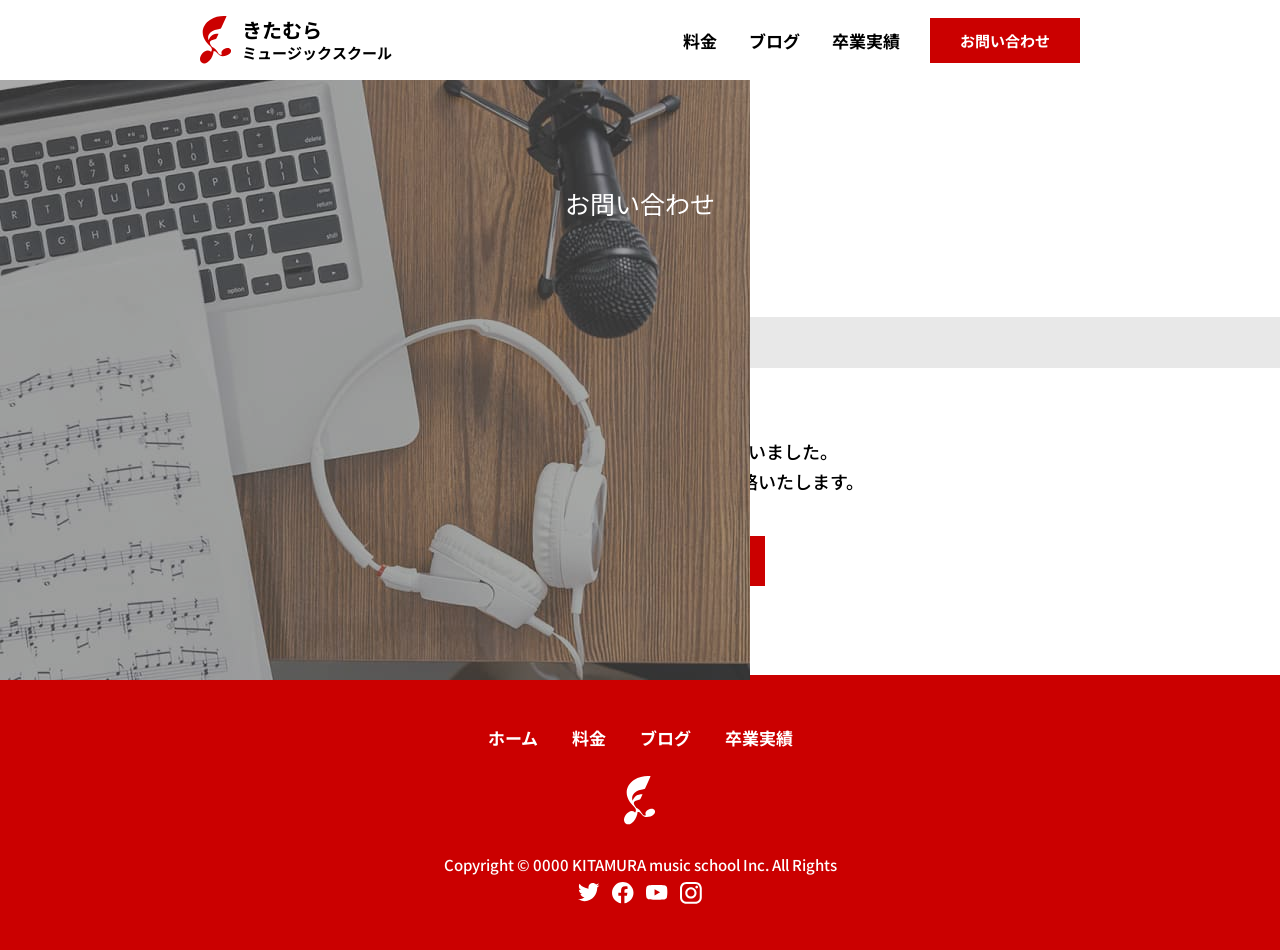
<file: contact-send.html>
<!DOCTYPE html>
<html lang="ja">

<head>
    <meta charset="UTF-8">
    <meta name="viewport" content="width=device-width, initial-scale=1.0">
    <link rel="icon" href="./img/common/logo.svg" type="image/svg+xml">
    <title>お問い合わせ送信完了 | きたむらミュージックスクール</title>
    <meta name="description" content="きたむらミュージックスクールは、音楽で生きることを目指す方のための音楽スクールです。充実したレッスンとサポートで、一人ひとりの夢や目標の実現を支えます。">
    <!--google font-->
    <link rel="preconnect" href="https://fonts.googleapis.com">
    <link rel="preconnect" href="https://fonts.gstatic.com" crossorigin>
    <link href="https://fonts.googleapis.com/css2?family=Noto+Sans+JP:wght@100..900&display=swap" rel="stylesheet">
    <!--ogp-->
    <meta property="og:title" content="お問い合わせ送信完了 | きたむらミュージックスクール">
    <meta property="og:type" content="website">
    <meta property="og:image" content="https://test.abovetreetops.com/site-5/img/common/ogp.jpg">
    <meta property="og:url" content="https://test.abovetreetops.com/site-5/contact-send.html">
    <meta property="og:description"
        content="きたむらミュージックスクールは、音楽で生きることを目指す方のための音楽スクールです。充実したレッスンとサポートで、一人ひとりの夢や目標の実現を支えます。">
    <meta property="og:site_name" content="きたむらミュージックスクール">
    <meta property="og:locale" content="ja_JP">
    <!--css-->
    <link rel="stylesheet" href="./css/style.css?v=4000">
</head>

<body>
    <div id="container">
        <!-- #region header -->
        <header class="l-header p-header">
            <div class="p-header__inner">
                <div class="p-header__logo">
                    <div class="p-header__logo-content">
                        <a href="./index.html">
                            <span class="p-header__logo-image">
                                <img src="./img/common/logo.svg" alt="きたむらミュージックスクール">
                            </span>
                            <span class="p-header__logo-title">
                                <span>きたむら</span><span>ミュージックスクール</span>
                            </span>
                        </a>
                    </div>
                </div>
                <!--ハンバーガー-->
                <button type="button" class="p-header__hb-btn">
                    <span></span>
                    <span></span>
                    <span></span>
                </button>
                <nav class="p-header__nav">
                    <ul>
                        <li><a href="./plan.html">料金</a></li>
                        <li><a href="./blog-list.html">ブログ</a></li>
                        <li><a href="./result-list.html">卒業実績</a></li>
                    </ul>
                    <div class="p-header__button">
                        <div class="c-button p-header__button-inner">
                            <a href="./contact-form.html">
                                お問い合わせ
                            </a>
                        </div>
                    </div>
                </nav>
            </div>
        </header>
        <!-- #endregion header -->

        <main class="p-contact-thanks">
            <!--下層MV-->
            <div class="p-page-visual p-fixarea">
                <div class="p-page-visual__image">
                    <picture>
                        <source media="(max-width: 767px)" srcset="./img/contact_send/contact_sp.jpg">
                        <!-- 見出しの背景として使う装飾画像なので、altは空 -->
                        <img src="./img/contact_send/contact.jpg" alt="">
                    </picture>
                </div>
                <h1 class="p-page-visual__title">お問い合わせ</h1>
            </div>

            <!--パンくず-->
            <nav class="p-breadcrumb">
                <div class="c-inner">
                    <ul class="p-breadcrumb__list">
                        <li class="p-breadcrumb__item"><a href="./index.html">ホーム</a></li>
                        <li class="p-breadcrumb__item"><span>送信完了</span></li>
                    </ul>
                </div>
            </nav>

            <!-- #region section contact-thanks -->
            <div class="p-contact-thanks__container">
                <div class="c-inner">
                    <div class="p-contact-thanks__content">
                        <p class="p-contact-thanks__message">お問い合わせいただきありがとうございました。<br>
                            内容確認後、担当者よりメールにてご連絡いたします。</p>
                        <div class="c-button p-contact-thanks__button">
                            <a href="./index.html">
                                ホームへ戻る
                            </a>
                        </div>
                    </div><!-- //p-contact-thanks__content -->
                </div><!-- //inner -->
            </div>
            <!-- #endregion section contact-thanks -->
        </main>

        <!-- #region footer -->
        <footer class="l-footer p-footer u-bg-main">
            <div class="c-inner">
                <div class="p-footer__contents">
                    <nav class="p-footer__nav">
                        <ul>
                            <li>
                                <a href="./index.html">ホーム</a>
                            </li>
                            <li>
                                <a href="./plan.html">料金</a>
                            </li>
                            <li>
                                <a href="./blog-list.html">ブログ</a>
                            </li>
                            <li>
                                <a href="./result-list.html">卒業実績</a>
                            </li>
                        </ul>
                    </nav>
                    <a href="./index.html" class="p-footer__logo">
                        <img src="./img/common/logo-white.svg" alt="きたむらミュージックスクール">
                    </a>
                    <div class="p-footer__copyright">
                        <small>Copyright © 0000 KITAMURA music school Inc. <br class="u-sp-only">All Rights</small>
                    </div>
                    <ul class="p-footer__sns">
                        <li>
                            <a href="#">
                                <span><img src="./img/common/icon-twitter.svg" alt="x"></span></a>
                        </li>
                        <li>
                            <a href="#">
                                <span><img src="./img/common/icon-facebook.svg" alt="facebook"></span></a>
                        </li>
                        <li>
                            <a href="#">
                                <span><img src="./img/common/icon-youtube.svg" alt="youtube"></span></a>
                        </li>
                        <li>
                            <a href="#">
                                <span><img src="./img/common/icon-instagram.svg" alt="instagram"></span></a>
                        </li>
                    </ul>
                </div>
            </div>
        </footer>
        <!-- #endregion footer -->

    </div>
    <script src="https://code.jquery.com/jquery-3.7.1.min.js"></script>
    <script src="./js/main.js?v=4000"></script>
</body>

</html>
</file>
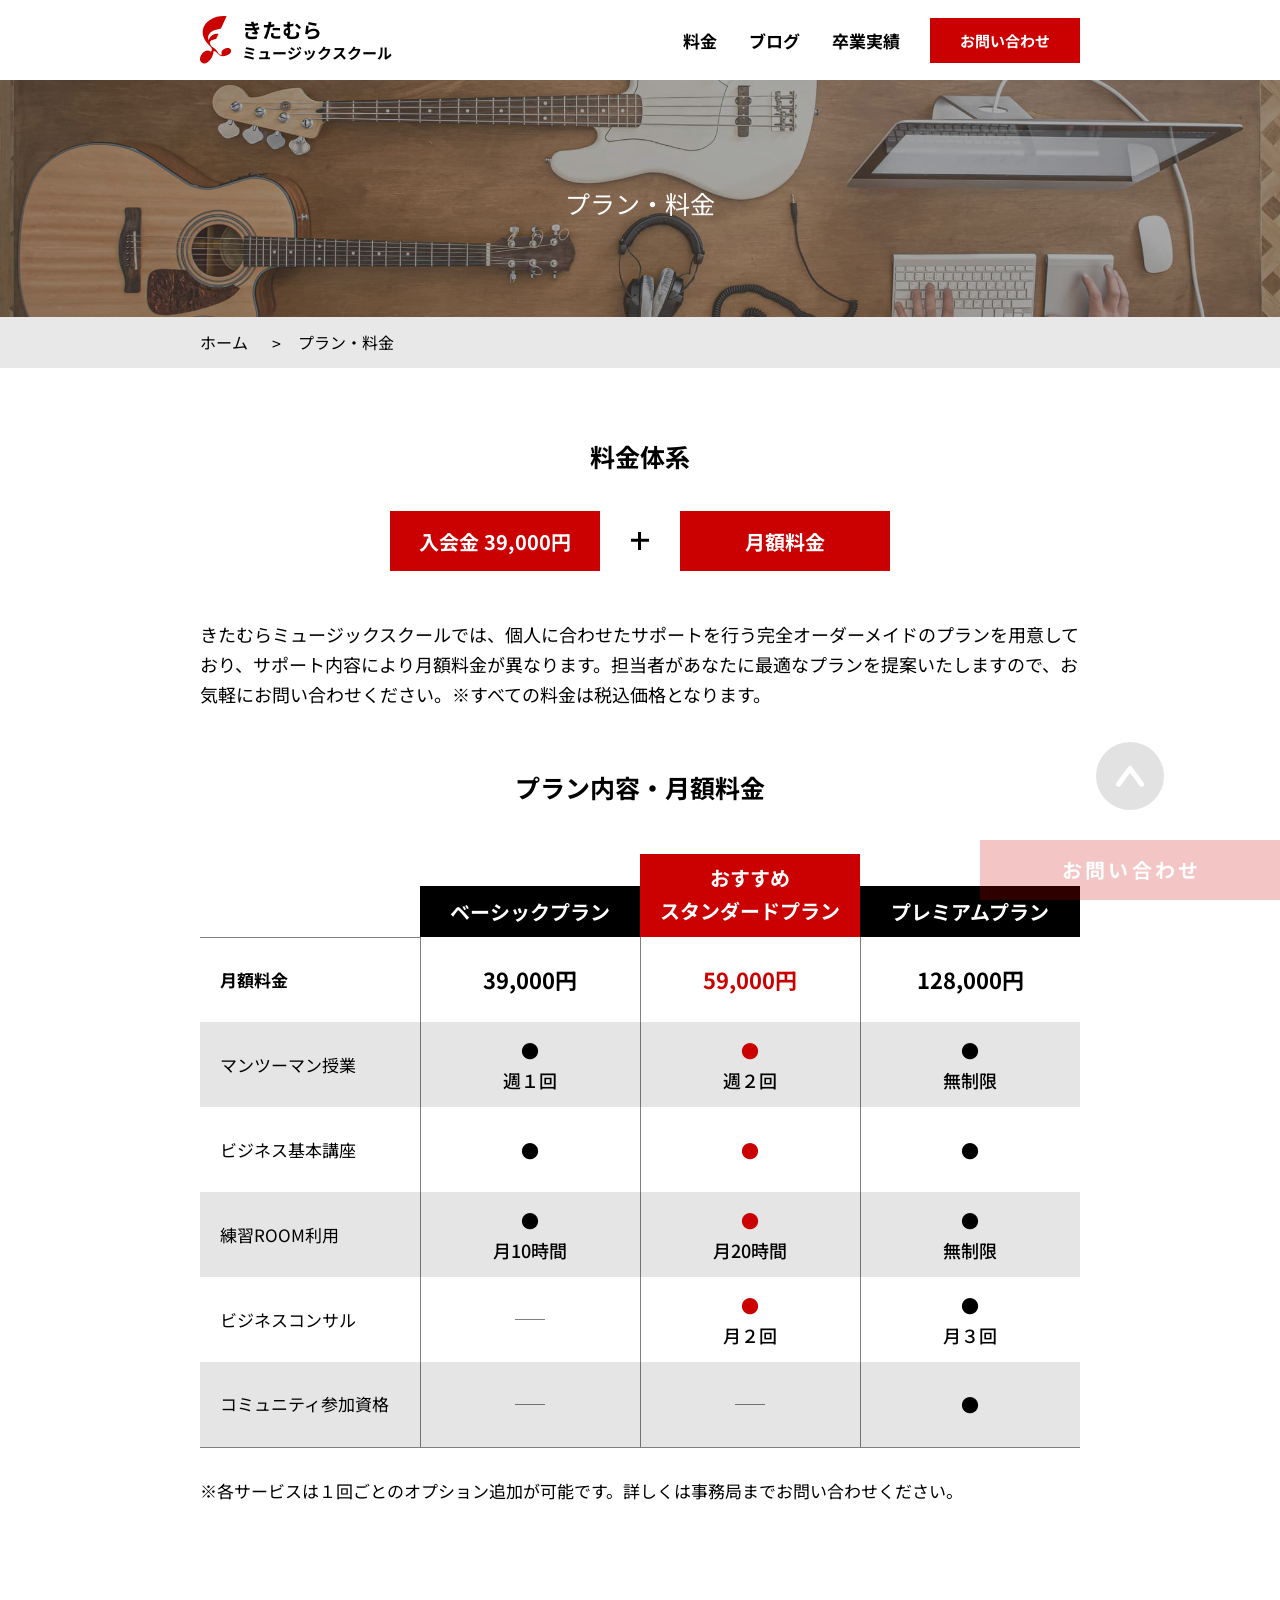
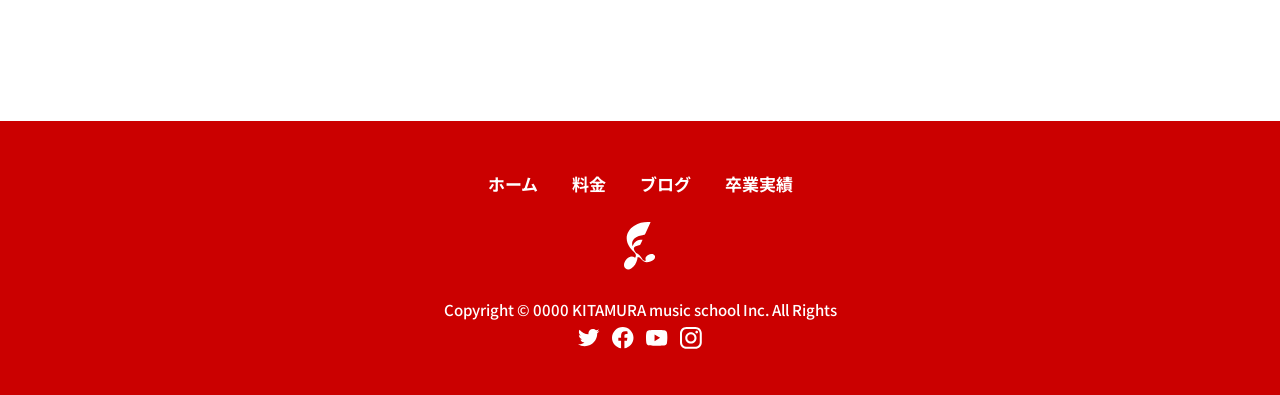
<file: plan.html>
<!DOCTYPE html>
<html lang="ja">

<head>
    <meta charset="UTF-8">
    <meta name="viewport" content="width=device-width, initial-scale=1.0">
    <link rel="icon" href="./img/common/logo.svg" type="image/svg+xml">
    <title>料金プラン | きたむらミュージックスクール</title>
    <meta name="description" content="きたむらミュージックスクールは、音楽で生きることを目指す方のための音楽スクールです。充実したレッスンとサポートで、一人ひとりの夢や目標の実現を支えます。">
    <!--google font-->
    <link rel="preconnect" href="https://fonts.googleapis.com">
    <link rel="preconnect" href="https://fonts.gstatic.com" crossorigin>
    <link href="https://fonts.googleapis.com/css2?family=Noto+Sans+JP:wght@100..900&display=swap" rel="stylesheet">
    <!--ogp-->
    <meta property="og:title" content="料金プラン | きたむらミュージックスクール">
    <meta property="og:type" content="website">
    <meta property="og:image" content="https://test.abovetreetops.com/site-5/img/common/ogp.jpg">
    <meta property="og:url" content="https://test.abovetreetops.com/site-5/plan.html">
    <meta property="og:description"
        content="きたむらミュージックスクールは、音楽で生きることを目指す方のための音楽スクールです。充実したレッスンとサポートで、一人ひとりの夢や目標の実現を支えます。">
    <meta property="og:site_name" content="きたむらミュージックスクール">
    <meta property="og:locale" content="ja_JP">
    <!--css-->
    <link rel="stylesheet" href="./css/style.css?v=4000">
</head>

<body>
    <div id="container">
        <!-- #region header -->
        <header class="l-header p-header">
            <div class="p-header__inner">
                <div class="p-header__logo">
                    <div class="p-header__logo-content">
                        <a href="./index.html">
                            <span class="p-header__logo-image">
                                <img src="./img/common/logo.svg" alt="きたむらミュージックスクール">
                            </span>
                            <span class="p-header__logo-title">
                                <span>きたむら</span><span>ミュージックスクール</span>
                            </span>
                        </a>
                    </div>
                </div>
                <!--ハンバーガー-->
                <button type="button" class="p-header__hb-btn">
                    <span></span>
                    <span></span>
                    <span></span>
                </button>
                <nav class="p-header__nav">
                    <ul>
                        <li><a href="./plan.html">料金</a></li>
                        <li><a href="./blog-list.html">ブログ</a></li>
                        <li><a href="./result-list.html">卒業実績</a></li>
                    </ul>
                    <div class="p-header__button">
                        <div class="c-button p-header__button-inner">
                            <a href="./contact-form.html">
                                お問い合わせ
                            </a>
                        </div>
                    </div>
                </nav>
            </div>
        </header>
        <!-- #endregion header -->

        <main class="p-price">
            <!--下層MV-->
            <div class="p-page-visual p-fixarea">
                <div class="p-page-visual__image">
                    <picture>
                        <source media="(max-width: 767px)" srcset="./img/plan/plan_sp.jpg">
                        <!-- 見出しの背景として使う装飾画像なので、altは空 -->
                        <img src="./img/plan/plan__pc.jpg" alt="">
                    </picture>
                </div>
                <h1 class="p-page-visual__title">プラン・料金</h1>
            </div>

            <!--パンくず-->
            <nav class="p-breadcrumb">
                <div class="c-inner">
                    <ul class="p-breadcrumb__list">
                        <li class="p-breadcrumb__item"><a href="./index.html">ホーム</a></li>
                        <li class="p-breadcrumb__item"><span>プラン・料金</span></li>
                    </ul>
                </div>
            </nav>

            <!-- #region section price -->
            <div class="p-price__container">
                <div class="p-price__inner">

                    <section class="p-price__system">
                        <div class="c-inner">
                            <h2 class="p-price__title c-page-section-title">料金体系</h2>
                            <div class="p-price__contents">
                                <div class="p-price__summary">
                                    <div class="p-price__admission">入会金 39,000円</div>
                                    <span class="p-price__plus"></span>
                                    <div class="p-price__monthly">月額料金</div>
                                </div>
                                <div class="p-price__text">
                                    きたむらミュージックスクールでは、個人に合わせたサポートを行う完全オーダーメイドのプランを用意しており、サポート内容により月額料金が異なります。担当者があなたに最適なプランを提案いたしますので、お気軽にお問い合わせください。※すべての料金は税込価格となります。
                                </div>
                            </div>
                        </div>
                    </section>

                    <!-- #region price -->
                    <section class="p-price-plans">
                        <div class="c-inner">
                            <h2 class="p-price-plans__title c-page-section-title">プラン内容・月額料金</h2>

                            <div class="p-price-plans__contents">
                                <table class="p-price-plans__table">
                                    <tr>
                                        <th></th>
                                        <th></th>
                                        <th class="p-price-plans__recommend" rowspan="2">おすすめ<br>スタンダード<br
                                                class="u-sp-only">プラン</th>
                                        <th></th>
                                    </tr>
                                    <tr>
                                        <th class="p-price-plans__empty-heading"></th>
                                        <th class="p-price-plans__plan-bg">ベーシック<br class="u-sp-only">プラン
                                        </th>
                                        <th class="p-price-plans__plan-bg">プレミアム<br class="u-sp-only">プラン
                                        </th>
                                    </tr>
                                    <tr>
                                        <th class="p-price-plans__cell--bold">月額料金</th>
                                        <td class="p-price-plans__price">39,000円</td>
                                        <td class="p-price-plans__text--accent p-price-plans__price">59,000円</td>
                                        <td class="p-price-plans__price">128,000円</td>
                                    </tr>
                                    <tr class="p-price-plans__row--shaded">
                                        <th class="p-price-plans__cell">マンツーマン授業</th>
                                        <td><span class="p-price-plan--available">●</span>週１回</td>
                                        <td><span
                                                class="p-price-plan--available p-price-plans__text--accent">●</span>週２回
                                        </td>
                                        <td><span class="p-price-plan--available">●</span>無制限</td>
                                    </tr>
                                    <tr>
                                        <th class="p-price-plans__cell">ビジネス基本講座</th>
                                        <td><span class="p-price-plan--available">●</span></td>
                                        <td><span class="p-price-plan--available p-price-plans__text--accent">●</span>
                                        </td>
                                        <td><span class="p-price-plan--available">●</span></td>
                                    </tr>
                                    <tr class="p-price-plans__row--shaded">
                                        <th class="p-price-plans__cell">練習ROOM利用</th>
                                        <td><span class="p-price-plan--available">●</span>月10時間</td>
                                        <td><span
                                                class="p-price-plan--available p-price-plans__text--accent">●</span>月20時間
                                        </td>
                                        <td><span class="p-price-plan--available">●</span>無制限</td>
                                    </tr>
                                    <tr>
                                        <th class="p-price-plans__cell">ビジネスコンサル</th>
                                        <td><span class="p-price-plan--none"></span></td>
                                        <td><span
                                                class="p-price-plan--available p-price-plans__text--accent">●</span>月２回
                                        </td>
                                        <td><span class="p-price-plan--available">●</span>月３回</td>
                                    </tr>
                                    <tr class="p-price-plans__row--shaded p-price-plans__row--bordered">
                                        <th class="p-price-plans__cell">コミュニティ<br class="u-sp-only">参加資格</th>
                                        <td><span class="p-price-plan--none"></span></td>
                                        <td><span class="p-price-plan--none"></span></td>
                                        <td><span class="p-price-plan--available">●</span></td>
                                    </tr>
                                </table>
                            </div>


                            <!-- カスタムスクロールバー -->

                            <div class="p-price-plans__scrollbar">
                                <div class="p-price-plans__scrollbar-thumb"></div>
                            </div>
                            <p class="p-price-plans__note">※各サービスは１回ごとのオプション追加が可能です。詳しくは事務局までお問い合わせください。</p>
                        </div>
                    </section>

                </div>
            </div>
            <!-- #endregion section price -->

            <!-- #region fixed-buttons -->
            <div class="c-fixed-buttons">
                <div class="c-fixed-buttons__inner">
                    <button class="c-page-top">
                        <img src="./img/common/arrow-top.svg" alt="ページの先頭へ戻る">
                    </button>
                    <div class="c-button c-fixed-buttons__contact">
                        <a href="./contact-form.html">お問い合わせ</a>
                    </div>
                </div>
            </div>
            <!-- #endregion fixed-buttons -->


        </main>



        <!-- #region footer -->
        <footer class="l-footer p-footer u-bg-main">
            <div class="c-inner">
                <div class="p-footer__contents">
                    <nav class="p-footer__nav">
                        <ul>
                            <li>
                                <a href="./index.html">ホーム</a>
                            </li>
                            <li>
                                <a href="./plan.html">料金</a>
                            </li>
                            <li>
                                <a href="./blog-list.html">ブログ</a>
                            </li>
                            <li>
                                <a href="./result-list.html">卒業実績</a>
                            </li>
                        </ul>
                    </nav>
                    <a href="./index.html" class="p-footer__logo">
                        <img src="./img/common/logo-white.svg" alt="きたむらミュージックスクール">
                    </a>
                    <div class="p-footer__copyright">
                        <small>Copyright © 0000 KITAMURA music school Inc. <br class="u-sp-only">All Rights</small>
                    </div>
                    <ul class="p-footer__sns">
                        <li>
                            <a href="#">
                                <span><img src="./img/common/icon-twitter.svg" alt="x"></span></a>
                        </li>
                        <li>
                            <a href="#">
                                <span><img src="./img/common/icon-facebook.svg" alt="facebook"></span></a>
                        </li>
                        <li>
                            <a href="#">
                                <span><img src="./img/common/icon-youtube.svg" alt="youtube"></span></a>
                        </li>
                        <li>
                            <a href="#">
                                <span><img src="./img/common/icon-instagram.svg" alt="instagram"></span></a>
                        </li>
                    </ul>
                </div>
            </div>
        </footer>
        <!-- #endregion footer -->

    </div>

    <!--ハンバーガー-->
    <script src="https://code.jquery.com/jquery-3.7.1.min.js"></script>
    <script src="./js/main.js?v=4000"></script>
</body>

</html>
</file>
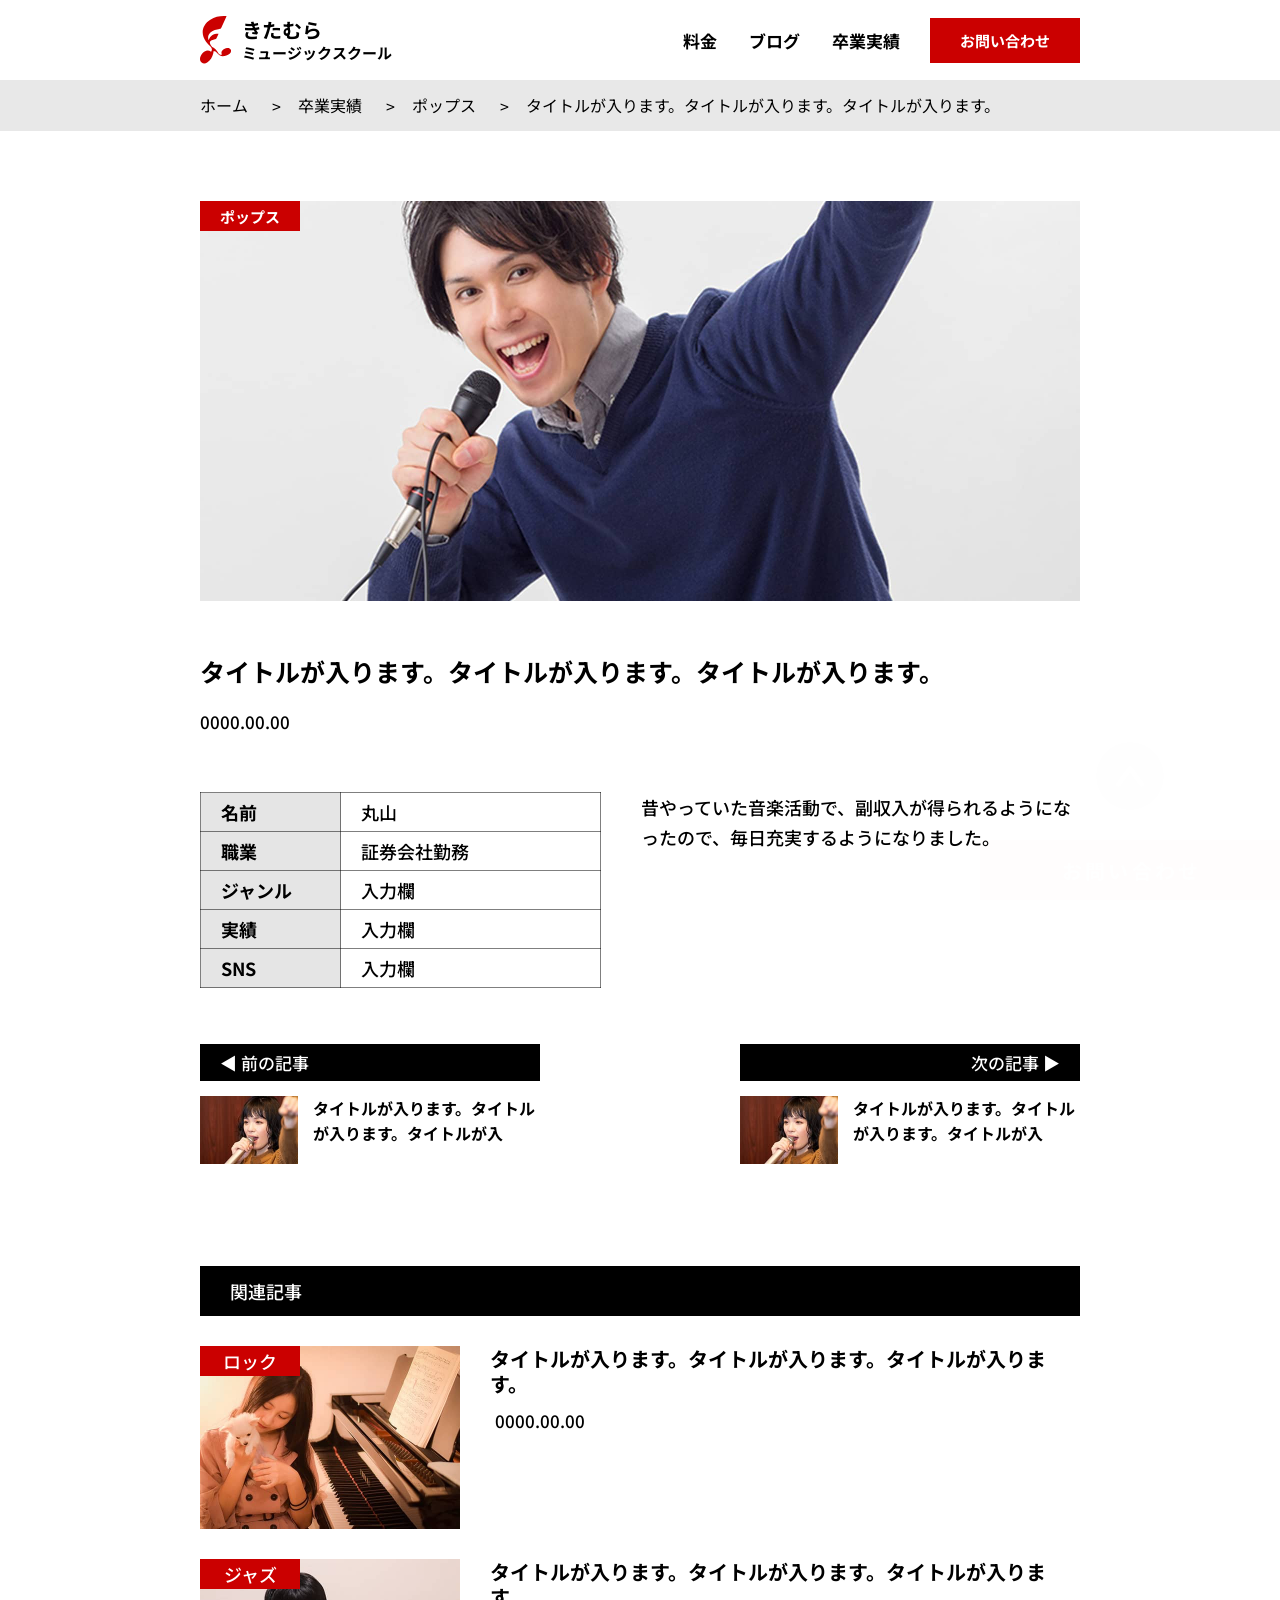
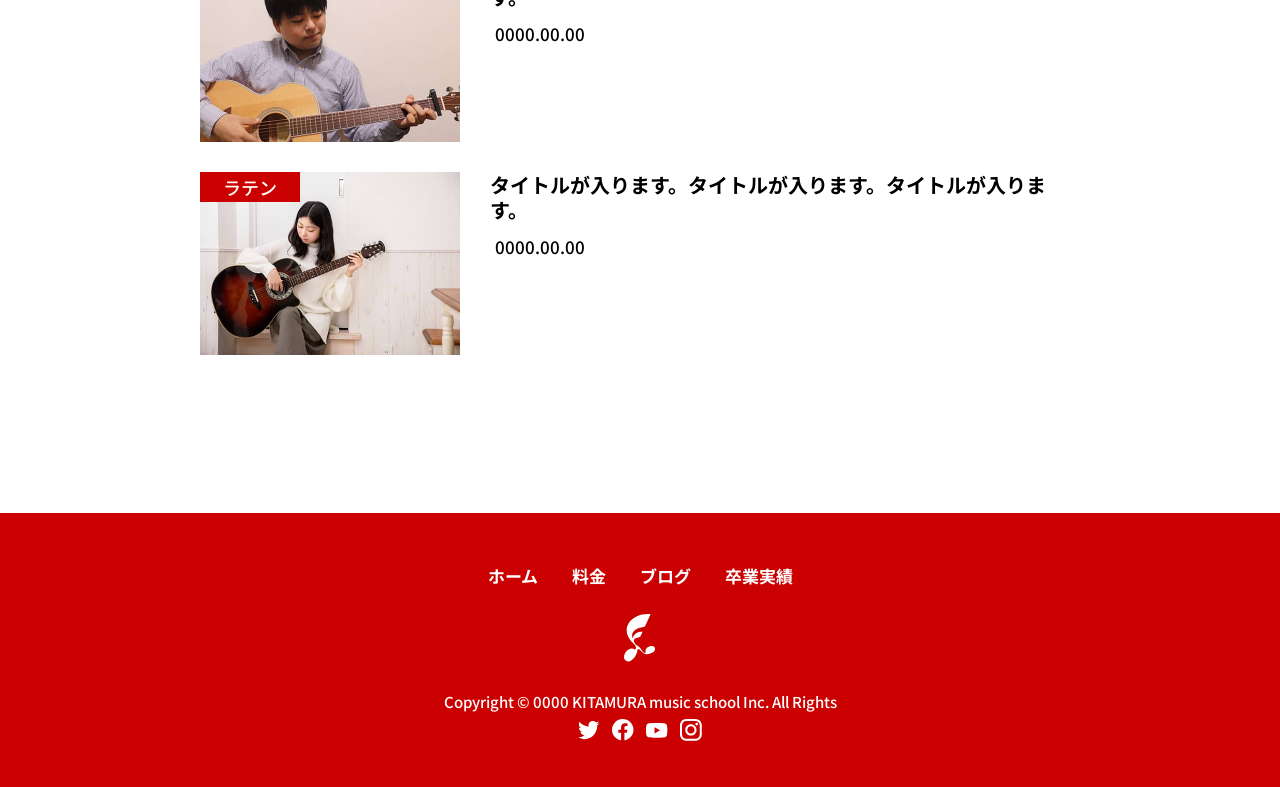
<file: result-detail.html>
<!DOCTYPE html>
<html lang="ja">

<head>
    <meta charset="UTF-8">
    <meta name="viewport" content="width=device-width, initial-scale=1.0">
    <link rel="icon" href="./img/common/logo.svg" type="image/svg+xml">
    <title>タイトルが入ります。タイトルが入ります。タイトルが入ります。 | きたむらミュージックスクール</title>
    <meta name="description" content="きたむらミュージックスクールは、音楽で生きることを目指す方のための音楽スクールです。充実したレッスンとサポートで、一人ひとりの夢や目標の実現を支えます。">
    <!--google font-->
    <link rel="preconnect" href="https://fonts.googleapis.com">
    <link rel="preconnect" href="https://fonts.gstatic.com" crossorigin>
    <link href="https://fonts.googleapis.com/css2?family=Noto+Sans+JP:wght@100..900&display=swap" rel="stylesheet">
    <!--ogp-->
    <meta property="og:title" content="タイトルが入ります。タイトルが入ります。タイトルが入ります。 | きたむらミュージックスクール">
    <meta property="og:type" content="website">
    <meta property="og:image" content="https://test.abovetreetops.com/site-5/img/common/ogp.jpg">
    <meta property="og:url" content="https://test.abovetreetops.com/site-5/result-detail.html">
    <meta property="og:description"
        content="きたむらミュージックスクールは、音楽で生きることを目指す方のための音楽スクールです。充実したレッスンとサポートで、一人ひとりの夢や目標の実現を支えます。">
    <meta property="og:site_name" content="きたむらミュージックスクール">
    <meta property="og:locale" content="ja_JP">
    <!--css-->
    <link rel="stylesheet" href="./css/style.css?v=4000">
</head>

<body>
    <div id="container">
        <!-- #region header -->
        <header class="l-header p-header">
            <div class="p-header__inner">
                <div class="p-header__logo">
                    <div class="p-header__logo-content">
                        <a href="./index.html">
                            <span class="p-header__logo-image">
                                <img src="./img/common/logo.svg" alt="きたむらミュージックスクール">
                            </span>
                            <span class="p-header__logo-title">
                                <span>きたむら</span><span>ミュージックスクール</span>
                            </span>
                        </a>
                    </div>
                </div>
                <!--ハンバーガー-->
                <button type="button" class="p-header__hb-btn">
                    <span></span>
                    <span></span>
                    <span></span>
                </button>
                <nav class="p-header__nav">
                    <ul>
                        <li><a href="./plan.html">料金</a></li>
                        <li><a href="./blog-list.html">ブログ</a></li>
                        <li><a href="./result-list.html">卒業実績</a></li>
                    </ul>
                    <div class="p-header__button">
                        <div class="c-button p-header__button-inner">
                            <a href="./contact-form.html">
                                お問い合わせ
                            </a>
                        </div>
                    </div>
                </nav>
            </div>
        </header>
        <!-- #endregion header -->

        <main class="p-result-detail">
            <!--パンくず-->
            <nav class="p-breadcrumb p-fixarea">
                <div class="c-inner">
                    <ul class="p-breadcrumb__list">
                        <li class="p-breadcrumb__item"><a href="./index.html">ホーム</a></li>
                        <li class="p-breadcrumb__item"><a href="./result-list.html">卒業実績</a></li>
                        <li class="p-breadcrumb__item"><a href="#">ポップス</a></li>
                        <li class="p-breadcrumb__item"><span>タイトルが入ります。タイトルが入ります。タイトルが入ります。</span></li>
                    </ul>
                </div>
            </nav>

            <!-- #region section result-detail -->
            <div class="p-result-detail__container">
                <div class="c-inner">
                    <div class="p-result-detail__contents">
                        <div class="p-result-detail__thumbnail">
                            <div class="p-result-detail__image">
                                <picture>
                                    <source media="(min-width: 768px)" srcset="./img/result_details/voice01.jpg">
                                    <img src="./img/result_details/voice01_sp.jpg" alt="証券会社勤務　丸山さん">
                                </picture>
                            </div>
                            <div class="p-result-detail__category">ポップス</div>
                        </div>
                        <h1 class="p-result-detail__title c-detail-title">タイトルが入ります。タイトルが入ります。タイトルが入ります。</h1>
                        <div class="p-result-detail__date">
                            <time datetime="2026-09-26" class="c-entry-date">0000.00.00</time>
                        </div>

                        <div class="p-result-detail__profile-wrap">
                            <div class="p-result-detail__profile">
                                <table class="p-result-detail__table">
                                    <tr>
                                        <th>名前</th>
                                        <td>丸山</td>
                                    </tr>
                                    <tr>
                                        <th>職業</th>
                                        <td>証券会社勤務</td>
                                    </tr>
                                    <tr>
                                        <th>ジャンル</th>
                                        <td>入力欄</td>
                                    </tr>
                                    <tr>
                                        <th>実績</th>
                                        <td>入力欄</td>
                                    </tr>
                                    <tr>
                                        <th>SNS</th>
                                        <td>入力欄</td>
                                    </tr>
                                </table>
                            </div>
                            <p class="p-result-detail__text">昔やっていた音楽活動で、副収入が得られるようになったので、毎日充実するようになりました。</p>
                        </div>
                    </div>
                    <!--前の記事・次の記事-->

                    <div class="p-detail-pagination p-result-detail__pagination">
                        <a href="#" class="p-detail-pagination__prev">
                            <div class="p-detail-pagination__prev-inner">
                                <div class="p-detail-pagination__prev-title">◀︎ 前の記事</div>
                                <div class="p-detail-pagination__prev-contents">
                                    <div class="p-detail-pagination__prev-image"><img
                                            src="./img/blog_details/blog03.jpg" alt="マイクを持って歌う女性"></div>
                                    <div class="p-detail-pagination__prev-text">
                                        <p>タイトルが入ります。タイトルが入ります。タイトルが入</p>
                                    </div>
                                </div>
                            </div>
                        </a>
                        <a href="#" class="p-detail-pagination__next">
                            <div class="p-detail-pagination__next-inner">
                                <div class="p-detail-pagination__next-title">次の記事 ▶</div>
                                <div class="p-detail-pagination__next-contents">
                                    <div class="p-detail-pagination__next-image"><img
                                            src="./img/blog_details/blog03.jpg" alt="マイクを持って歌う女性"></div>
                                    <div class="p-detail-pagination__next-text">
                                        <p>タイトルが入ります。タイトルが入ります。タイトルが入</p>
                                    </div>
                                </div>
                            </div>
                        </a>

                    </div><!--//前の記事・次の記事-->

                    <!--関連記事-->
                    <section class="p-result-detail__related">
                        <div class="p-related">
                            <h2 class="p-related__title">関連記事</h2>
                            <div class="p-related__items">

                                <a href="#" class="p-result-detail__related-item">
                                    <div class="p-result-detail__related-thumbnail">
                                        <div class="p-result-detail__related-image">
                                            <picture>
                                                <source media="(max-width: 767px)"
                                                    srcset="./img/result_details/voice02_sp.jpg">
                                                <img src="./img/result_details/voice02.jpg" alt="ピアノを演奏する女性">
                                            </picture>
                                        </div>
                                        <div class="p-result-detail__related-category">ロック</div>
                                    </div>
                                    <div class="p-related__body">
                                        <h3 class="p-related__blogtitle">タイトルが入ります。タイトル<span
                                                class="u-pc-only">が入ります。タイトルが入ります。</span></h3>
                                        <time datetime="2026-09-26" class="c-entry-date">0000.00.00</time>
                                    </div>
                                </a>

                                <a href="#" class="p-result-detail__related-item">
                                    <div class="p-result-detail__related-thumbnail">
                                        <div class="p-result-detail__related-image">
                                            <picture>
                                                <source media="(max-width: 767px)"
                                                    srcset="./img/result_details/voice03_sp.jpg">
                                                <img src="./img/result_details/voice03.jpg" alt="アコースティックギターを演奏する男性">
                                            </picture>
                                        </div>
                                        <div class="p-result-detail__related-category">ジャズ</div>
                                    </div>
                                    <div class="p-related__body">
                                        <h3 class="p-related__blogtitle">タイトルが入ります。タイトル<span
                                                class="u-pc-only">が入ります。タイトルが入ります。</span></h3>
                                        <time datetime="2026-09-26" class="c-entry-date">0000.00.00</time>
                                    </div>
                                </a>

                                <a href="#" class="p-result-detail__related-item">
                                    <div class="p-result-detail__related-thumbnail">
                                        <div class="p-result-detail__related-image">
                                            <picture>
                                                <source media="(max-width: 767px)"
                                                    srcset="./img/result_details/voice04_sp.jpg">
                                                <img src="./img/result_details/voice04.jpg" alt="アコースティックギターを演奏する女性">
                                            </picture>
                                        </div>
                                        <div class="p-result-detail__related-category">ラテン</div>
                                    </div>
                                    <div class="p-related__body">
                                        <h3 class="p-related__blogtitle">タイトルが入ります。タイトル<span
                                                class="u-pc-only">が入ります。タイトルが入ります。</span></h3>
                                        <time datetime="2026-09-26" class="c-entry-date">0000.00.00</time>
                                    </div>
                                </a>

                            </div>
                        </div><!--//関連記事-->
                    </section>
                </div>
            </div>
            <!-- #endregion section result-detail -->

            <!-- #region fixed-buttons -->
            <div class="c-fixed-buttons">
                <div class="c-fixed-buttons__inner">
                    <button class="c-page-top">
                        <img src="./img/common/arrow-top.svg" alt="ページの先頭へ戻る">
                    </button>
                    <div class="c-button c-fixed-buttons__contact">
                        <a href="./contact-form.html">お問い合わせ</a>
                    </div>
                </div>
            </div>
            <!-- #endregion fixed-buttons -->


        </main>



        <!-- #region footer -->
        <footer class="l-footer p-footer u-bg-main">
            <div class="c-inner">
                <div class="p-footer__contents">
                    <nav class="p-footer__nav">
                        <ul>
                            <li>
                                <a href="./index.html">ホーム</a>
                            </li>
                            <li>
                                <a href="./plan.html">料金</a>
                            </li>
                            <li>
                                <a href="./blog-list.html">ブログ</a>
                            </li>
                            <li>
                                <a href="./result-list.html">卒業実績</a>
                            </li>
                        </ul>
                    </nav>
                    <a href="./index.html" class="p-footer__logo">
                        <img src="./img/common/logo-white.svg" alt="きたむらミュージックスクール">
                    </a>
                    <div class="p-footer__copyright">
                        <small>Copyright © 0000 KITAMURA music school Inc. <br class="u-sp-only">All Rights</small>
                    </div>
                    <ul class="p-footer__sns">
                        <li>
                            <a href="#">
                                <span><img src="./img/common/icon-twitter.svg" alt="x"></span></a>
                        </li>
                        <li>
                            <a href="#">
                                <span><img src="./img/common/icon-facebook.svg" alt="facebook"></span></a>
                        </li>
                        <li>
                            <a href="#">
                                <span><img src="./img/common/icon-youtube.svg" alt="youtube"></span></a>
                        </li>
                        <li>
                            <a href="#">
                                <span><img src="./img/common/icon-instagram.svg" alt="instagram"></span></a>
                        </li>
                    </ul>
                </div>
            </div>
        </footer>
        <!-- #endregion footer -->

    </div>

    <!--ハンバーガー-->
    <script src="https://code.jquery.com/jquery-3.7.1.min.js"></script>
    <script src="./js/main.js?v=4000"></script>
</body>

</html>
</file>
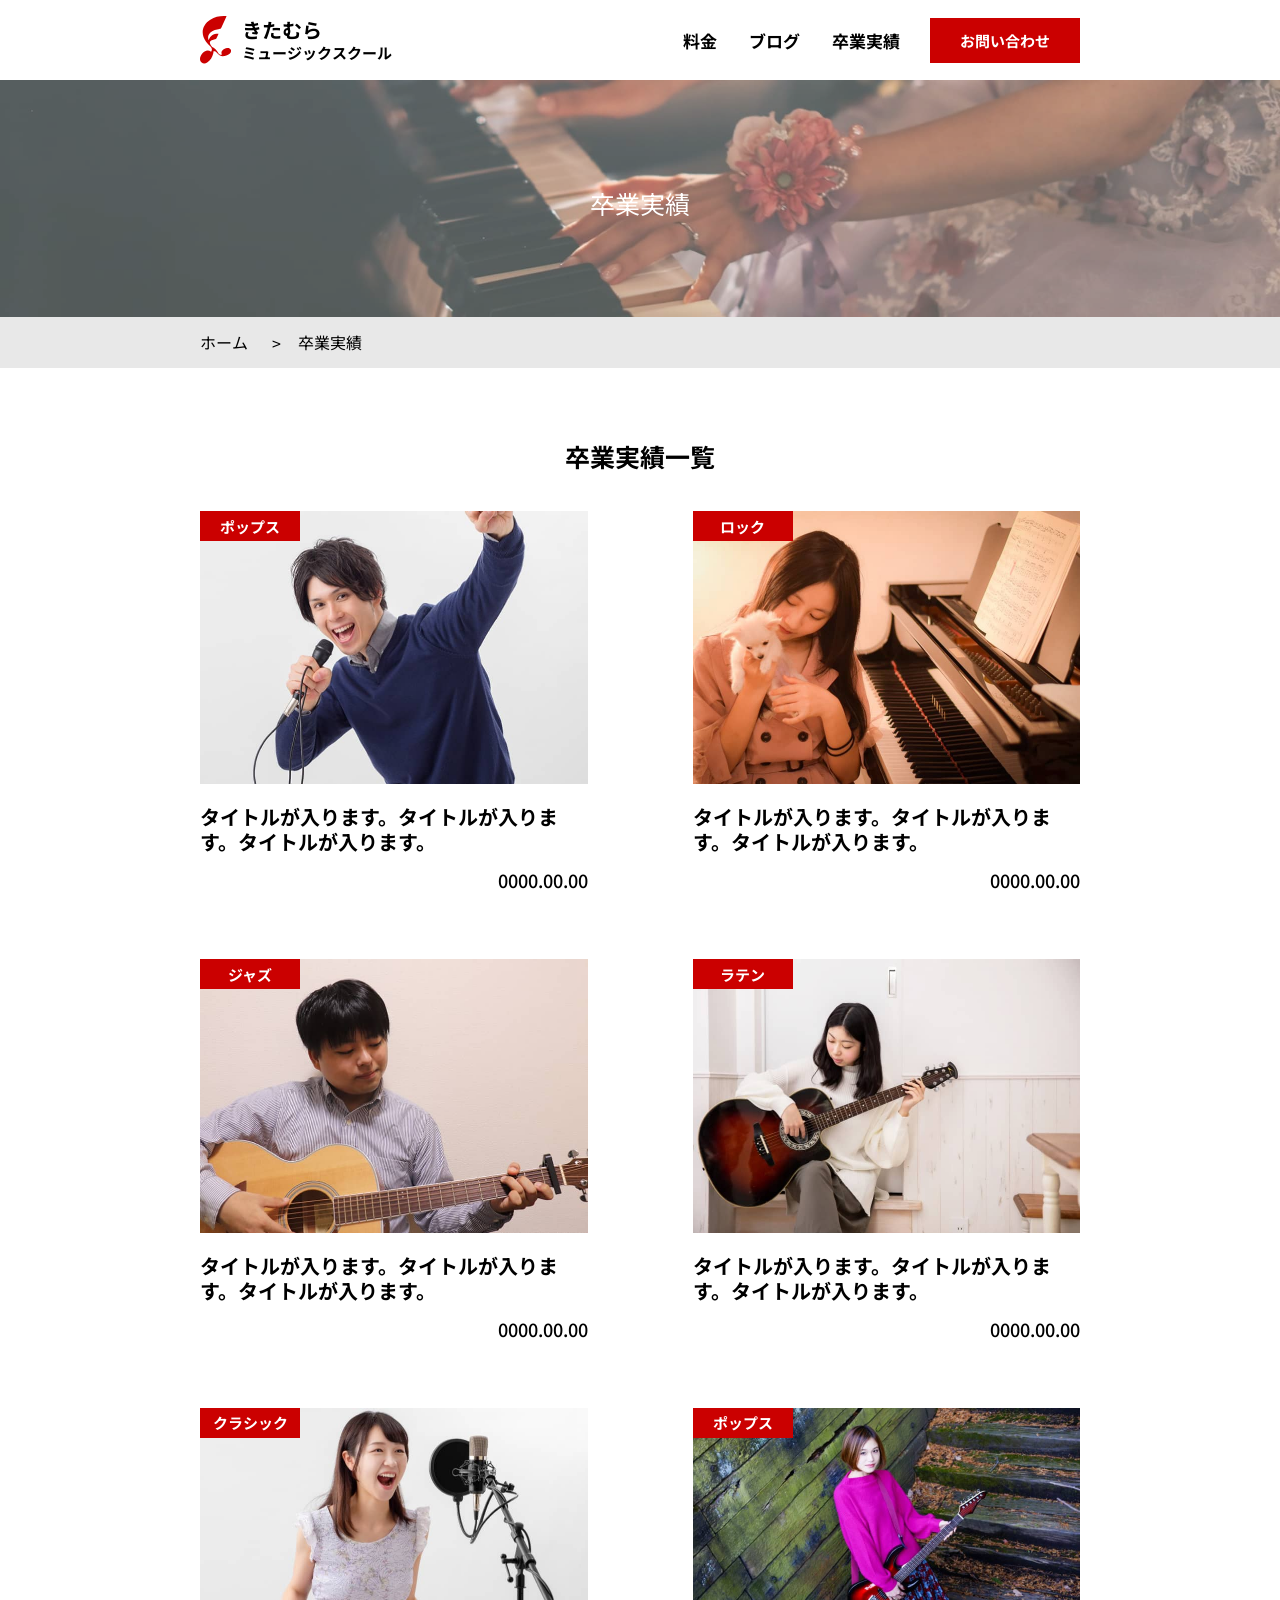
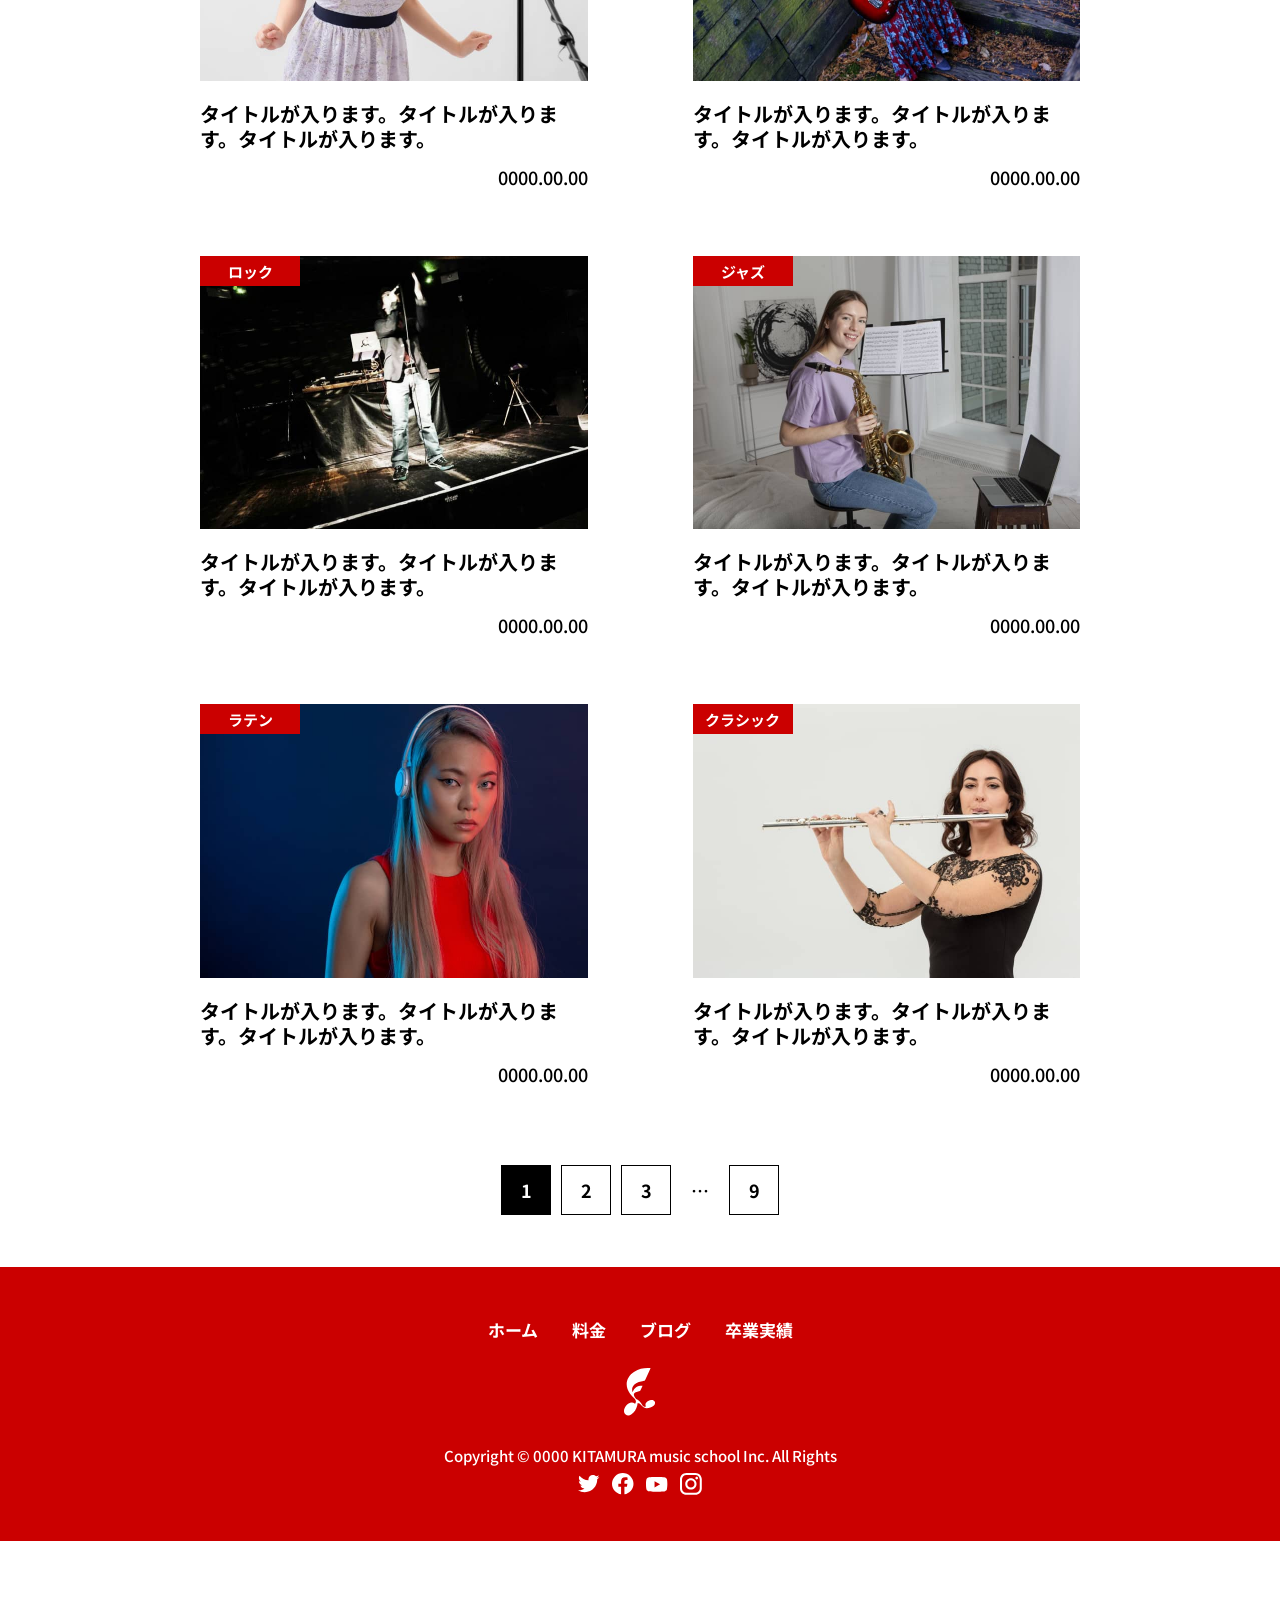
<file: result-list.html>
<!DOCTYPE html>
<html lang="ja">

<head>
    <meta charset="UTF-8">
    <meta name="viewport" content="width=device-width, initial-scale=1.0">
    <link rel="icon" href="./img/common/logo.svg" type="image/svg+xml">
    <title>卒業実績 | きたむらミュージックスクール</title>
    <meta name="description" content="きたむらミュージックスクールは、音楽で生きることを目指す方のための音楽スクールです。充実したレッスンとサポートで、一人ひとりの夢や目標の実現を支えます。">
    <!--google font-->
    <link rel="preconnect" href="https://fonts.googleapis.com">
    <link rel="preconnect" href="https://fonts.gstatic.com" crossorigin>
    <link href="https://fonts.googleapis.com/css2?family=Noto+Sans+JP:wght@100..900&display=swap" rel="stylesheet">
    <!--ogp-->
    <meta property="og:title" content="卒業実績 | きたむらミュージックスクール">
    <meta property="og:type" content="website">
    <meta property="og:image" content="https://test.abovetreetops.com/site-5/img/common/ogp.jpg">
    <meta property="og:url" content="https://test.abovetreetops.com/site-5/result-list.html">
    <meta property="og:description"
        content="きたむらミュージックスクールは、音楽で生きることを目指す方のための音楽スクールです。充実したレッスンとサポートで、一人ひとりの夢や目標の実現を支えます。">
    <meta property="og:site_name" content="きたむらミュージックスクール">
    <meta property="og:locale" content="ja_JP">
    <!--css-->
    <link rel="stylesheet" href="./css/style.css?v=4000">
</head>

<body>
    <div id="container">
        <!-- #region header -->
        <header class="l-header p-header">
            <div class="p-header__inner">
                <div class="p-header__logo">
                    <div class="p-header__logo-content">
                        <a href="./index.html">
                            <span class="p-header__logo-image">
                                <img src="./img/common/logo.svg" alt="きたむらミュージックスクール">
                            </span>
                            <span class="p-header__logo-title">
                                <span>きたむら</span><span>ミュージックスクール</span>
                            </span>
                        </a>
                    </div>
                </div>
                <!--ハンバーガー-->
                <button type="button" class="p-header__hb-btn">
                    <span></span>
                    <span></span>
                    <span></span>
                </button>
                <nav class="p-header__nav">
                    <ul>
                        <li><a href="./plan.html">料金</a></li>
                        <li><a href="./blog-list.html">ブログ</a></li>
                        <li><a href="./result-list.html">卒業実績</a></li>
                    </ul>
                    <div class="p-header__button">
                        <div class="c-button p-header__button-inner">
                            <a href="./contact-form.html">
                                お問い合わせ
                            </a>
                        </div>
                    </div>
                </nav>
            </div>
        </header>
        <!-- #endregion header -->

        <main class="p-result">
            <!--下層MV-->
            <div class="p-page-visual p-fixarea">
                <div class="p-page-visual__image p-page-visual__image--light">
                    <picture>
                        <source media="(max-width: 767px)" srcset="./img/result_list/result_list_sp.jpg">
                        <!-- 見出しの背景として使う装飾画像なので、altは空 -->
                        <img src="./img/result_list/result_list.jpg" alt="">
                    </picture>
                </div>
                <h1 class="p-page-visual__title">卒業実績</h1>
            </div>

            <!--パンくず-->
            <nav class="p-breadcrumb">
                <div class="c-inner">
                    <ul class="p-breadcrumb__list">
                        <li class="p-breadcrumb__item"><a href="./index.html">ホーム</a></li>
                        <li class="p-breadcrumb__item"><span>卒業実績</span></li>
                    </ul>
                </div>
            </nav>

            <!-- #region section result-list -->
            <section class="p-result__container">
                <div class="c-inner">
                    <div class="p-result__contents">
                        <h2 class="p-result__title">卒業実績一覧</h2>
                        <div class="p-result__items c-page-section__contents">

                            <a href="./result-detail.html" class="p-result__item">
                                <div class="p-result__thumbnail">
                                    <div class="p-result__image">
                                        <img src="./img/result_list/result01.jpg" alt="マイクを持って歌う男性">
                                    </div>
                                    <div class="p-result__category">ポップス</div>
                                </div>
                                <div class="p-result__body">
                                    <h3 class="p-result__item-title c-archive-title">タイトルが入ります。タイトルが入ります。タイトルが入ります。</h3>
                                    <time datetime="2026-09-26" class="p-result__date">0000.00.00</time>
                                </div>
                            </a>

                            <a href="./result-detail.html" class="p-result__item">
                                <div class="p-result__thumbnail">
                                    <div class="p-result__image">
                                        <img src="./img/result_list/result02.jpg" alt="ピアノを演奏する女性">
                                    </div>
                                    <div class="p-result__category">ロック</div>
                                </div>
                                <div class="p-result__body">
                                    <h3 class="p-result__item-title c-archive-title">タイトルが入ります。タイトルが入ります。タイトルが入ります。</h3>
                                    <time datetime="2026-09-26" class="p-result__date">0000.00.00</time>
                                </div>
                            </a>

                            <a href="./result-detail.html" class="p-result__item">
                                <div class="p-result__thumbnail">
                                    <div class="p-result__image">
                                        <img src="./img/result_list/result03.jpg" alt="アコースティックギターを演奏する男性">
                                    </div>
                                    <div class="p-result__category">ジャズ</div>
                                </div>
                                <div class="p-result__body">
                                    <h3 class="p-result__item-title c-archive-title">タイトルが入ります。タイトルが入ります。タイトルが入ります。</h3>
                                    <time datetime="2026-09-26" class="p-result__date">0000.00.00</time>
                                </div>
                            </a>

                            <a href="./result-detail.html" class="p-result__item">
                                <div class="p-result__thumbnail">
                                    <div class="p-result__image">
                                        <img src="./img/result_list/result04.jpg" alt="アコースティックギターを演奏する女性">
                                    </div>
                                    <div class="p-result__category">ラテン</div>
                                </div>
                                <div class="p-result__body">
                                    <h3 class="p-result__item-title c-archive-title">タイトルが入ります。タイトルが入ります。タイトルが入ります。</h3>
                                    <time datetime="2026-09-26" class="p-result__date">0000.00.00</time>
                                </div>
                            </a>

                            <a href="./result-detail.html" class="p-result__item">
                                <div class="p-result__thumbnail">
                                    <div class="p-result__image">
                                        <img src="./img/result_list/result05.jpg" alt="マイクの前で歌う女性">
                                    </div>
                                    <div class="p-result__category">クラシック</div>
                                </div>
                                <div class="p-result__body">
                                    <h3 class="p-result__item-title c-archive-title">タイトルが入ります。タイトルが入ります。タイトルが入ります。</h3>
                                    <time datetime="2026-09-26" class="p-result__date">0000.00.00</time>
                                </div>
                            </a>

                            <a href="./result-detail.html" class="p-result__item">
                                <div class="p-result__thumbnail">
                                    <div class="p-result__image">
                                        <img src="./img/result_list/result06.jpg" alt="エレキギターを持つ女性">
                                    </div>
                                    <div class="p-result__category">ポップス</div>
                                </div>
                                <div class="p-result__body">
                                    <h3 class="p-result__item-title c-archive-title">タイトルが入ります。タイトルが入ります。タイトルが入ります。</h3>
                                    <time datetime="2026-09-26" class="p-result__date">0000.00.00</time>
                                </div>
                            </a>

                            <a href="./result-detail.html" class="p-result__item">
                                <div class="p-result__thumbnail">
                                    <div class="p-result__image">
                                        <img src="./img/result_list/result07.jpg" alt="ステージで歌う男性">
                                    </div>
                                    <div class="p-result__category">ロック</div>
                                </div>
                                <div class="p-result__body">
                                    <h3 class="p-result__item-title c-archive-title">タイトルが入ります。タイトルが入ります。タイトルが入ります。</h3>
                                    <time datetime="2026-09-26" class="p-result__date">0000.00.00</time>
                                </div>
                            </a>

                            <a href="./result-detail.html" class="p-result__item">
                                <div class="p-result__thumbnail">
                                    <div class="p-result__image">
                                        <img src="./img/result_list/result08.jpg" alt="サックスを演奏する女性">
                                    </div>
                                    <div class="p-result__category">ジャズ</div>
                                </div>
                                <div class="p-result__body">
                                    <h3 class="p-result__item-title c-archive-title">タイトルが入ります。タイトルが入ります。タイトルが入ります。</h3>
                                    <time datetime="2026-09-26" class="p-result__date">0000.00.00</time>
                                </div>
                            </a>

                            <a href="./result-detail.html" class="p-result__item">
                                <div class="p-result__thumbnail">
                                    <div class="p-result__image">
                                        <img src="./img/result_list/result09.jpg" alt="ヘッドホンをつけた女性">
                                    </div>
                                    <div class="p-result__category">ラテン</div>
                                </div>
                                <div class="p-result__body">
                                    <h3 class="p-result__item-title c-archive-title">タイトルが入ります。タイトルが入ります。タイトルが入ります。</h3>
                                    <time datetime="2026-09-26" class="p-result__date">0000.00.00</time>
                                </div>
                            </a>

                            <a href="./result-detail.html" class="p-result__item">
                                <div class="p-result__thumbnail">
                                    <div class="p-result__image">
                                        <img src="./img/result_list/result10.jpg" alt="フルートを演奏する女性">
                                    </div>
                                    <div class="p-result__category">クラシック</div>
                                </div>
                                <div class="p-result__body">
                                    <h3 class="p-result__item-title c-archive-title">タイトルが入ります。タイトルが入ります。タイトルが入ります。</h3>
                                    <time datetime="2026-09-26" class="p-result__date">0000.00.00</time>
                                </div>
                            </a>

                        </div>
                    </div>

                </div>
                <!-- ページネーション -->
                <div class="p-pagination p-result__pagination">
                    <span class="p-pagination__item select">1</span>
                    <a href="#" class="p-pagination__item">2</a>
                    <a href="#" class="p-pagination__item">3</a>
                    <span class="p-pagination__dots">…</span>
                    <a href="#" class="p-pagination__item">9</a>
                </div>
            </section>
            <!-- #endregion section result-list -->

            <!-- #region fixed-buttons -->
            <div class="c-fixed-buttons">
                <div class="c-fixed-buttons__inner">
                    <button class="c-page-top">
                        <img src="./img/common/arrow-top.svg" alt="ページの先頭へ戻る">
                    </button>
                    <div class="c-button c-fixed-buttons__contact">
                        <a href="./contact-form.html">お問い合わせ</a>
                    </div>
                </div>
            </div>
            <!-- #endregion fixed-buttons -->


        </main>



        <!-- #region footer -->
        <footer class="l-footer p-footer u-bg-main">
            <div class="c-inner">
                <div class="p-footer__contents">
                    <nav class="p-footer__nav">
                        <ul>
                            <li>
                                <a href="./index.html">ホーム</a>
                            </li>
                            <li>
                                <a href="./plan.html">料金</a>
                            </li>
                            <li>
                                <a href="./blog-list.html">ブログ</a>
                            </li>
                            <li>
                                <a href="./result-list.html">卒業実績</a>
                            </li>
                        </ul>
                    </nav>
                    <a href="./index.html" class="p-footer__logo">
                        <img src="./img/common/logo-white.svg" alt="きたむらミュージックスクール">
                    </a>
                    <div class="p-footer__copyright">
                        <small>Copyright © 0000 KITAMURA music school Inc. <br class="u-sp-only">All Rights</small>
                    </div>
                    <ul class="p-footer__sns">
                        <li>
                            <a href="#">
                                <span><img src="./img/common/icon-twitter.svg" alt="x"></span></a>
                        </li>
                        <li>
                            <a href="#">
                                <span><img src="./img/common/icon-facebook.svg" alt="facebook"></span></a>
                        </li>
                        <li>
                            <a href="#">
                                <span><img src="./img/common/icon-youtube.svg" alt="youtube"></span></a>
                        </li>
                        <li>
                            <a href="#">
                                <span><img src="./img/common/icon-instagram.svg" alt="instagram"></span></a>
                        </li>
                    </ul>
                </div>
            </div>
        </footer>
        <!-- #endregion footer -->

    </div>
    <!--ハンバーガー-->
    <script src="https://code.jquery.com/jquery-3.7.1.min.js"></script>
    <script src="./js/main.js?v=4000"></script>
</body>

</html>
</file>
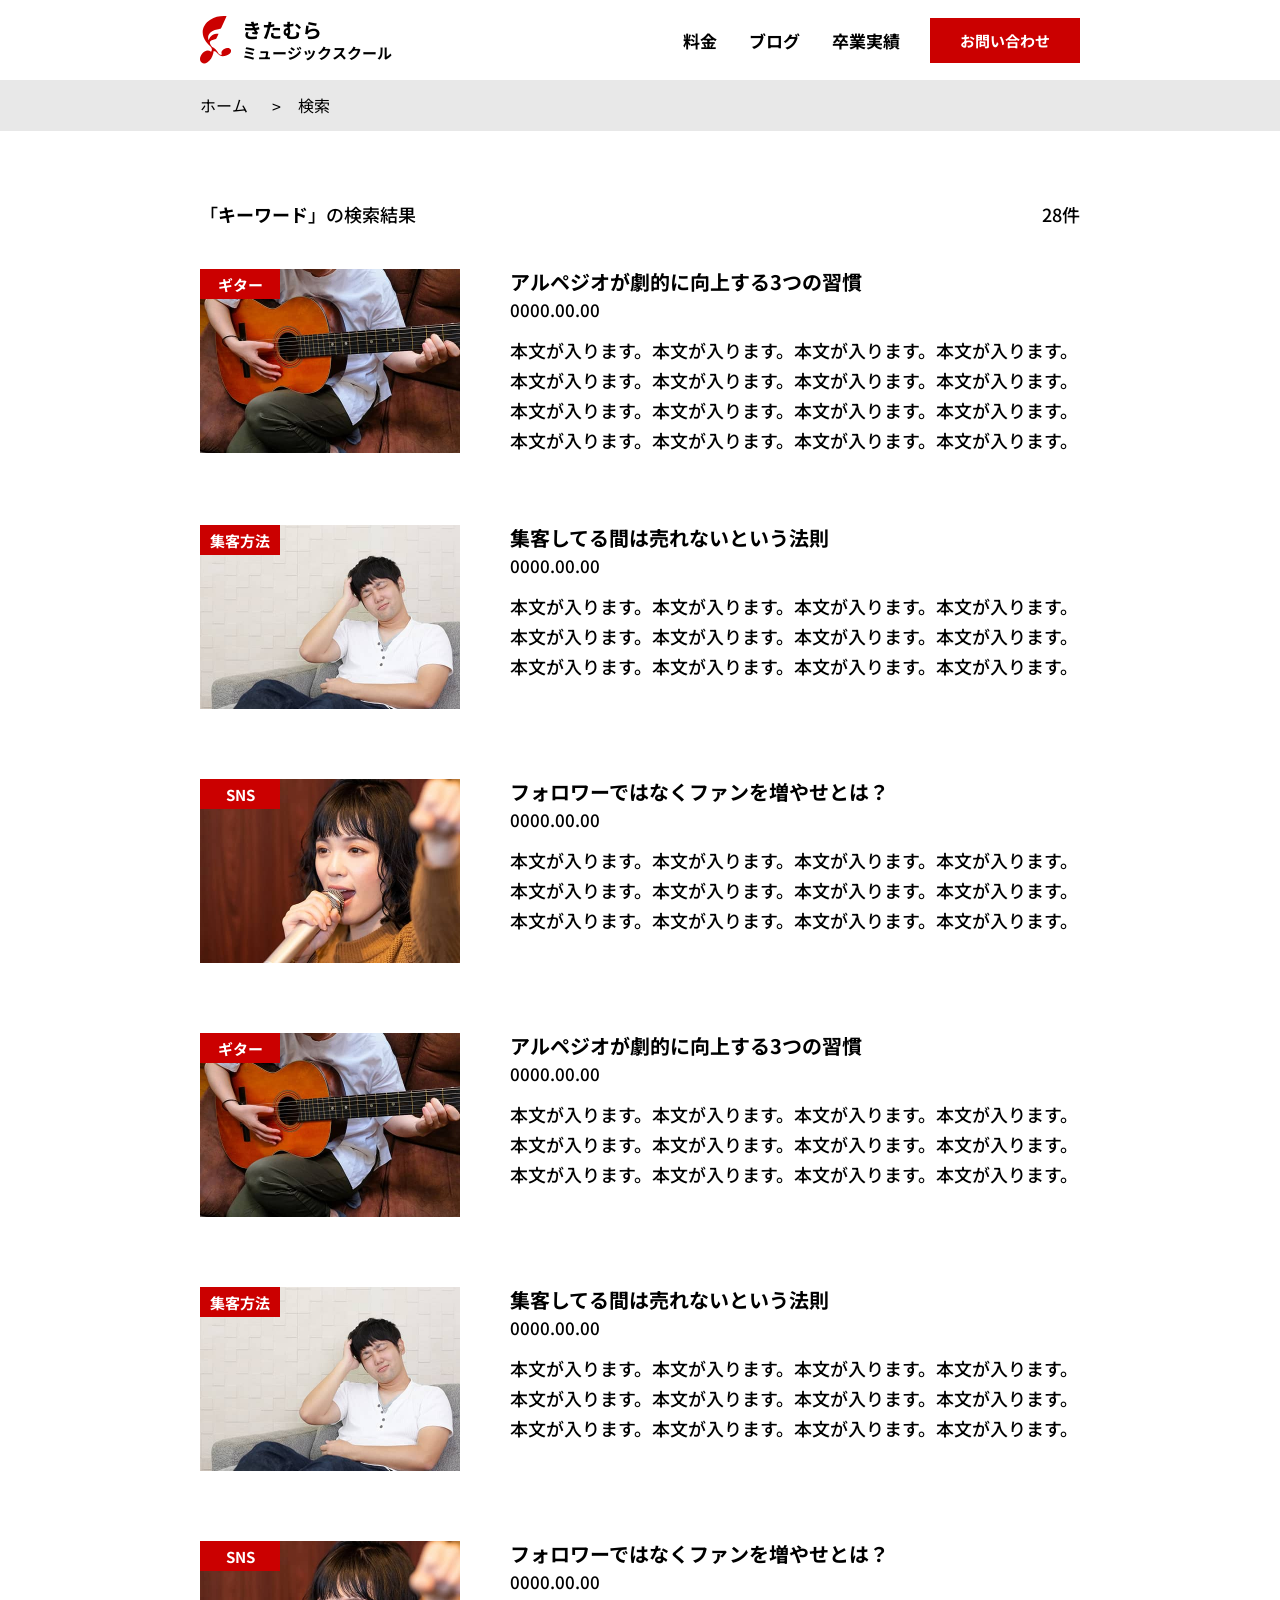
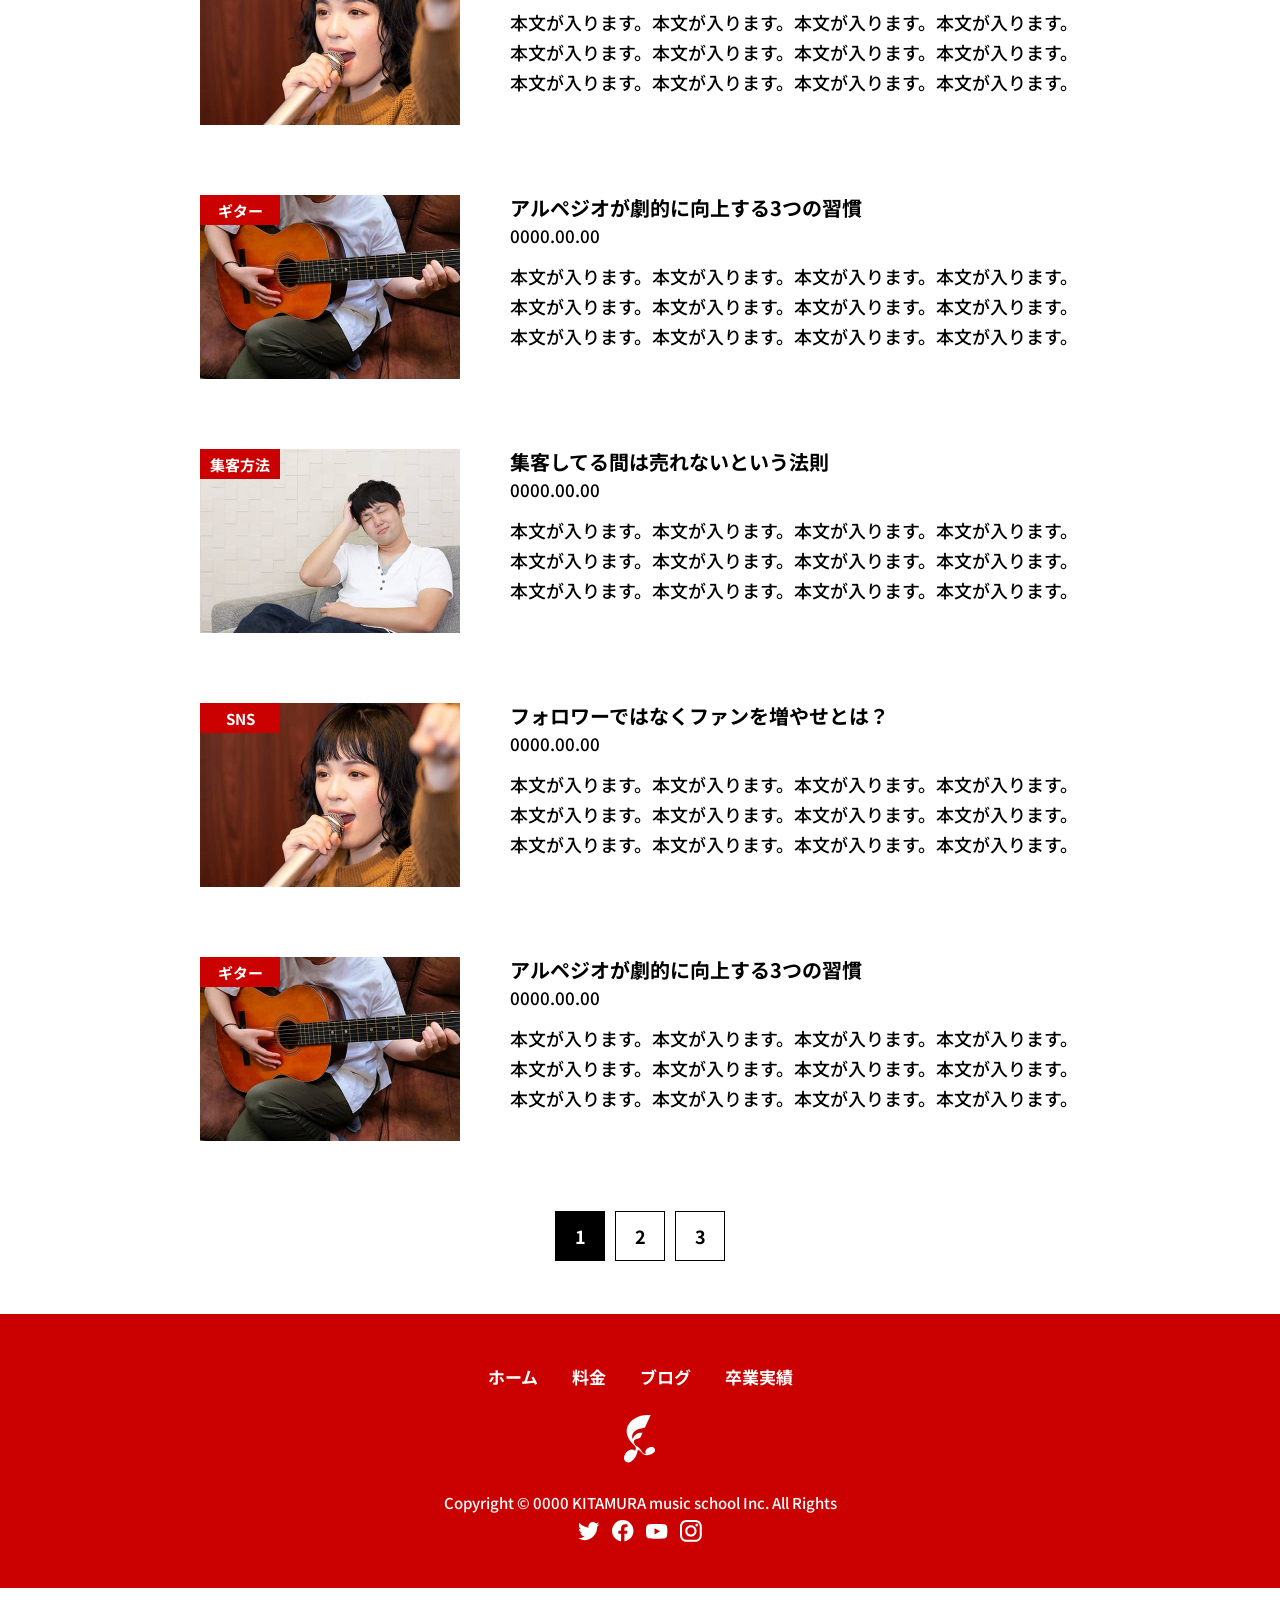
<file: search.html>
<!DOCTYPE html>
<html lang="ja">

<head>
    <meta charset="UTF-8">
    <meta name="viewport" content="width=device-width, initial-scale=1.0">
    <link rel="icon" href="./img/common/logo.svg" type="image/svg+xml">
    <title>検索 | きたむらミュージックスクール</title>
    <meta name="description" content="きたむらミュージックスクールは、音楽で生きることを目指す方のための音楽スクールです。充実したレッスンとサポートで、一人ひとりの夢や目標の実現を支えます。">
    <!--google font-->
    <link rel="preconnect" href="https://fonts.googleapis.com">
    <link rel="preconnect" href="https://fonts.gstatic.com" crossorigin>
    <link href="https://fonts.googleapis.com/css2?family=Noto+Sans+JP:wght@100..900&display=swap" rel="stylesheet">
    <!--ogp-->
    <meta property="og:title" content="検索 | きたむらミュージックスクール">
    <meta property="og:type" content="website">
    <meta property="og:image" content="https://test.abovetreetops.com/site-5/img/common/ogp.jpg">
    <meta property="og:url" content="https://test.abovetreetops.com/site-5/search.html">
    <meta property="og:description"
        content="きたむらミュージックスクールは、音楽で生きることを目指す方のための音楽スクールです。充実したレッスンとサポートで、一人ひとりの夢や目標の実現を支えます。">
    <meta property="og:site_name" content="きたむらミュージックスクール">
    <meta property="og:locale" content="ja_JP">
    <!--css-->
    <link rel="stylesheet" href="./css/style.css?v=4000">
</head>

<body>
    <div id="container">
        <!-- #region header -->
        <header class="l-header p-header">
            <div class="p-header__inner">
                <div class="p-header__logo">
                    <h1 class="p-header__logo-content">
                        <a href="./index.html">
                            <span class="p-header__logo-image">
                                <img src="./img/common/logo.svg" alt="きたむらミュージックスクール">
                            </span>
                            <span class="p-header__logo-title">
                                <span>きたむら</span><span>ミュージックスクール</span>
                            </span>
                        </a>
                    </h1>
                </div>
                <!--ハンバーガー-->
                <button type="button" class="p-header__hb-btn">
                    <span></span>
                    <span></span>
                    <span></span>
                </button>
                <nav class="p-header__nav">
                    <ul>
                        <li><a href="./plan.html">料金</a></li>
                        <li><a href="./blog-list.html">ブログ</a></li>
                        <li><a href="./result-list.html">卒業実績</a></li>
                    </ul>
                    <div class="p-header__button">
                        <div class="c-button p-header__button-inner">
                            <a href="./contact-form.html">
                                お問い合わせ
                            </a>
                        </div>
                    </div>
                </nav>
            </div>
        </header>
        <!-- #endregion header -->

        <main class="p-search">

            <!--パンくず-->
            <nav class="p-breadcrumb p-fixarea">
                <div class="c-inner">
                    <ul class="p-breadcrumb__list">
                        <li class="p-breadcrumb__item"><a href="./index.html">ホーム</a></li>
                        <li class="p-breadcrumb__item"><span>検索</span></li>
                    </ul>
                </div>
            </nav>

            <!-- #region section p-search -->
            <section class="p-search__container">
                <div class="c-inner">
                    <div class="p-search__header">
                        <h2 class="p-search__title">「<span>キーワード</span>」の検索結果</h2>
                        <p class="p-search__count">28件</p>
                    </div>
                    <div class="p-search__items">

                        <a href="./blog-detail.html" class="c-blog-card">
                            <div class="c-blog-card__thumbnail">
                                <div class="c-blog-card__image">
                                    <picture>
                                        <source media="(max-width: 767px)" srcset="./img/search/blog01_sp.jpg">
                                        <img src="./img/search/blog01.jpg" alt="アコースティックギターを弾く人">
                                    </picture>
                                </div>
                                <div class="c-blog-card__category">ギター</div>
                            </div>
                            <div class="c-blog-card__body">
                                <h3 class="c-archive-title">アルペジオが劇的に向上する3つの習慣</h3>
                                <div class="c-blog-card__date">
                                    <time datetime="2026-09-26" class="c-entry-date">0000.00.00</time>
                                </div>
                                <p class="c-blog-card__text">
                                    本文が入ります。本文が入ります。本文が入ります。本文が入ります。本文が入ります。本文が入ります。本文が入ります。本文が入ります。本文が入ります。本文が入ります。本文が入ります。本文が入ります。<span
                                        class="u-pc-only">本文が入ります。本文が入ります。本文が入ります。本文が入ります。</span>
                                </p>
                            </div>
                        </a>

                        <a href="./blog-detail.html" class="c-blog-card">
                            <div class="c-blog-card__thumbnail">
                                <div class="c-blog-card__image">
                                    <picture>
                                        <source media="(max-width: 767px)" srcset="./img/search/blog02_sp.jpg">
                                        <img src="./img/search/blog02.jpg" alt="頭に手を当てて悩む男性">
                                    </picture>
                                </div>
                                <div class="c-blog-card__category">集客方法</div>
                            </div>
                            <div class="c-blog-card__body">
                                <h3 class="c-archive-title">集客してる間は売れないという法則</h3>
                                <div class="c-blog-card__date">
                                    <time datetime="2026-09-26" class="c-entry-date">0000.00.00</time>
                                </div>
                                <p class="c-blog-card__text">
                                    本文が入ります。本文が入ります。本文が入ります。本文が入ります。本文が入ります。本文が入ります。本文が入ります。本文が入ります。本文が入ります。本文が入ります。本文が入ります。本文が入ります。
                                </p>
                            </div>
                        </a>

                        <a href="./blog-detail.html" class="c-blog-card">
                            <div class="c-blog-card__thumbnail">
                                <div class="c-blog-card__image">
                                    <picture>
                                        <source media="(max-width: 767px)" srcset="./img/search/blog03_sp.jpg">
                                        <img src="./img/search/blog03.jpg" alt="マイクを持って歌う女性">
                                    </picture>
                                </div>
                                <div class="c-blog-card__category">SNS</div>
                            </div>
                            <div class="c-blog-card__body">
                                <h3 class="c-archive-title">フォロワーではなくファンを増やせとは？</h3>
                                <div class="c-blog-card__date">
                                    <time datetime="2026-09-26" class="c-entry-date">0000.00.00</time>
                                </div>
                                <p class="c-blog-card__text">
                                    本文が入ります。本文が入ります。本文が入ります。本文が入ります。本文が入ります。本文が入ります。本文が入ります。本文が入ります。本文が入ります。本文が入ります。本文が入ります。本文が入ります。
                                </p>
                            </div>
                        </a>

                        <a href="./blog-detail.html" class="c-blog-card">
                            <div class="c-blog-card__thumbnail">
                                <div class="c-blog-card__image">
                                    <picture>
                                        <source media="(max-width: 767px)" srcset="./img/search/blog01_sp.jpg">
                                        <img src="./img/search/blog01.jpg" alt="アコースティックギターを弾く人">
                                    </picture>
                                </div>
                                <div class="c-blog-card__category">ギター</div>
                            </div>
                            <div class="c-blog-card__body">
                                <h3 class="c-archive-title">アルペジオが劇的に向上する3つの習慣</h3>
                                <div class="c-blog-card__date">
                                    <time datetime="2026-09-26" class="c-entry-date">0000.00.00</time>
                                </div>
                                <p class="c-blog-card__text">
                                    本文が入ります。本文が入ります。本文が入ります。本文が入ります。本文が入ります。本文が入ります。本文が入ります。本文が入ります。本文が入ります。本文が入ります。本文が入ります。本文が入ります。
                                </p>
                            </div>
                        </a>

                        <a href="./blog-detail.html" class="c-blog-card">
                            <div class="c-blog-card__thumbnail">
                                <div class="c-blog-card__image">
                                    <picture>
                                        <source media="(max-width: 767px)" srcset="./img/search/blog02_sp.jpg">
                                        <img src="./img/search/blog02.jpg" alt="頭に手を当てて悩む男性">
                                    </picture>
                                </div>
                                <div class="c-blog-card__category">集客方法</div>
                            </div>
                            <div class="c-blog-card__body">
                                <h3 class="c-archive-title">集客してる間は売れないという法則</h3>
                                <div class="c-blog-card__date">
                                    <time datetime="2026-09-26" class="c-entry-date">0000.00.00</time>
                                </div>
                                <p class="c-blog-card__text">
                                    本文が入ります。本文が入ります。本文が入ります。本文が入ります。本文が入ります。本文が入ります。本文が入ります。本文が入ります。本文が入ります。本文が入ります。本文が入ります。本文が入ります。
                                </p>
                            </div>
                        </a>

                        <a href="./blog-detail.html" class="c-blog-card">
                            <div class="c-blog-card__thumbnail">
                                <div class="c-blog-card__image">
                                    <picture>
                                        <source media="(max-width: 767px)" srcset="./img/search/blog03_sp.jpg">
                                        <img src="./img/search/blog03.jpg" alt="マイクを持って歌う女性">
                                    </picture>
                                </div>
                                <div class="c-blog-card__category">SNS</div>
                            </div>
                            <div class="c-blog-card__body">
                                <h3 class="c-archive-title">フォロワーではなくファンを増やせとは？</h3>
                                <div class="c-blog-card__date">
                                    <time datetime="2026-09-26" class="c-entry-date">0000.00.00</time>
                                </div>
                                <p class="c-blog-card__text">
                                    本文が入ります。本文が入ります。本文が入ります。本文が入ります。本文が入ります。本文が入ります。本文が入ります。本文が入ります。本文が入ります。本文が入ります。本文が入ります。本文が入ります。
                                </p>
                            </div>
                        </a>

                        <a href="./blog-detail.html" class="c-blog-card">
                            <div class="c-blog-card__thumbnail">
                                <div class="c-blog-card__image">
                                    <picture>
                                        <source media="(max-width: 767px)" srcset="./img/search/blog01_sp.jpg">
                                        <img src="./img/search/blog01.jpg" alt="アコースティックギターを弾く人">
                                    </picture>
                                </div>
                                <div class="c-blog-card__category">ギター</div>
                            </div>
                            <div class="c-blog-card__body">
                                <h3 class="c-archive-title">アルペジオが劇的に向上する3つの習慣</h3>
                                <div class="c-blog-card__date">
                                    <time datetime="2026-09-26" class="c-entry-date">0000.00.00</time>
                                </div>
                                <p class="c-blog-card__text">
                                    本文が入ります。本文が入ります。本文が入ります。本文が入ります。本文が入ります。本文が入ります。本文が入ります。本文が入ります。本文が入ります。本文が入ります。本文が入ります。本文が入ります。
                                </p>
                            </div>
                        </a>

                        <a href="./blog-detail.html" class="c-blog-card">
                            <div class="c-blog-card__thumbnail">
                                <div class="c-blog-card__image">
                                    <picture>
                                        <source media="(max-width: 767px)" srcset="./img/search/blog02_sp.jpg">
                                        <img src="./img/search/blog02.jpg" alt="頭に手を当てて悩む男性">
                                    </picture>
                                </div>
                                <div class="c-blog-card__category">集客方法</div>
                            </div>
                            <div class="c-blog-card__body">
                                <h3 class="c-archive-title">集客してる間は売れないという法則</h3>
                                <div class="c-blog-card__date">
                                    <time datetime="2026-09-26" class="c-entry-date">0000.00.00</time>
                                </div>
                                <p class="c-blog-card__text">
                                    本文が入ります。本文が入ります。本文が入ります。本文が入ります。本文が入ります。本文が入ります。本文が入ります。本文が入ります。本文が入ります。本文が入ります。本文が入ります。本文が入ります。
                                </p>
                            </div>
                        </a>

                        <a href="./blog-detail.html" class="c-blog-card">
                            <div class="c-blog-card__thumbnail">
                                <div class="c-blog-card__image">
                                    <picture>
                                        <source media="(max-width: 767px)" srcset="./img/search/blog03_sp.jpg">
                                        <img src="./img/search/blog03.jpg" alt="マイクを持って歌う女性">
                                    </picture>
                                </div>
                                <div class="c-blog-card__category">SNS</div>
                            </div>
                            <div class="c-blog-card__body">
                                <h3 class="c-archive-title">フォロワーではなくファンを増やせとは？</h3>
                                <div class="c-blog-card__date">
                                    <time datetime="2026-09-26" class="c-entry-date">0000.00.00</time>
                                </div>
                                <p class="c-blog-card__text">
                                    本文が入ります。本文が入ります。本文が入ります。本文が入ります。本文が入ります。本文が入ります。本文が入ります。本文が入ります。本文が入ります。本文が入ります。本文が入ります。本文が入ります。
                                </p>
                            </div>
                        </a>

                        <a href="./blog-detail.html" class="c-blog-card">
                            <div class="c-blog-card__thumbnail">
                                <div class="c-blog-card__image">
                                    <picture>
                                        <source media="(max-width: 767px)" srcset="./img/search/blog01_sp.jpg">
                                        <img src="./img/search/blog01.jpg" alt="アコースティックギターを弾く人">
                                    </picture>
                                </div>
                                <div class="c-blog-card__category">ギター</div>
                            </div>
                            <div class="c-blog-card__body">
                                <h3 class="c-archive-title">アルペジオが劇的に向上する3つの習慣</h3>
                                <div class="c-blog-card__date">
                                    <time datetime="2026-09-26" class="c-entry-date">0000.00.00</time>
                                </div>
                                <p class="c-blog-card__text">
                                    本文が入ります。本文が入ります。本文が入ります。本文が入ります。本文が入ります。本文が入ります。本文が入ります。本文が入ります。本文が入ります。本文が入ります。本文が入ります。本文が入ります。
                                </p>
                            </div>
                        </a>

                    </div>

                    <!-- ページネーション -->
                    <div class="p-pagination p-search__pagination">
                        <span class="p-pagination__item select">1</span>
                        <a href="#" class="p-pagination__item">2</a>
                        <a href="#" class="p-pagination__item">3</a>
                    </div>
                </div>

            </section>
            <!-- #endregion section p-search -->


            <!-- #region fixed-buttons -->
            <div class="c-fixed-buttons">
                <div class="c-fixed-buttons__inner">
                    <button class="c-page-top">
                        <img src="./img/common/arrow-top.svg" alt="ページの先頭へ戻る">
                    </button>
                    <div class="c-button c-fixed-buttons__contact">
                        <a href="./contact-form.html">お問い合わせ</a>
                    </div>
                </div>
            </div>
            <!-- #endregion fixed-buttons -->


        </main>



        <!-- #region footer -->
        <footer class="l-footer p-footer u-bg-main">
            <div class="c-inner">
                <div class="p-footer__contents">
                    <nav class="p-footer__nav">
                        <ul>
                            <li>
                                <a href="./index.html">ホーム</a>
                            </li>
                            <li>
                                <a href="./plan.html">料金</a>
                            </li>
                            <li>
                                <a href="./blog-list.html">ブログ</a>
                            </li>
                            <li>
                                <a href="./result-list.html">卒業実績</a>
                            </li>
                        </ul>
                    </nav>
                    <a href="./index.html" class="p-footer__logo">
                        <img src="./img/common/logo-white.svg" alt="きたむらミュージックスクール">
                    </a>
                    <div class="p-footer__copyright">
                        <small>Copyright © 0000 KITAMURA music school Inc. <br class="u-sp-only">All Rights</small>
                    </div>
                    <ul class="p-footer__sns">
                        <li>
                            <a href="#">
                                <span><img src="./img/common/icon-twitter.svg" alt="twitter"></span></a>
                        </li>
                        <li>
                            <a href="#">
                                <span><img src="./img/common/icon-facebook.svg" alt="facebook"></span></a>
                        </li>
                        <li>
                            <a href="#">
                                <span><img src="./img/common/icon-youtube.svg" alt="youtube"></span></a>
                        </li>
                        <li>
                            <a href="#">
                                <span><img src="./img/common/icon-instagram.svg" alt="instagram"></span></a>
                        </li>
                    </ul>
                </div>
            </div>
        </footer>
        <!-- #endregion footer -->

    </div>
    <!--ハンバーガー-->
    <script src="https://code.jquery.com/jquery-3.7.1.min.js"></script>
    <script src="./js/main.js?v=4000"></script>
</body>

</html>
</file>
<file: css/style.css>
@charset "UTF-8";
/***
    The new CSS reset - version 1.11.2 (last updated 15.11.2023)
    GitHub page: https://github.com/elad2412/the-new-css-reset
***/
/*
    Remove all the styles of the "User-Agent-Stylesheet", except for the 'display' property
    - The "symbol *" part is to solve Firefox SVG sprite bug
    - The "html" element is excluded, otherwise a bug in Chrome breaks the CSS hyphens property (https://github.com/elad2412/the-new-css-reset/issues/36)
 */
*:where(:not(html, iframe, canvas, img, svg, video, audio):not(svg *, symbol *)) {
  all: unset;
  display: revert;
}

/* Preferred box-sizing value */
*,
*::before,
*::after {
  -webkit-box-sizing: border-box;
          box-sizing: border-box;
}

/* Fix mobile Safari increase font-size on landscape mode */
html {
  -moz-text-size-adjust: none;
  -webkit-text-size-adjust: none;
  -ms-text-size-adjust: none;
      text-size-adjust: none;
}

/* Reapply the pointer cursor for anchor tags */
a, button {
  cursor: revert;
}

/* Remove list styles (bullets/numbers) */
ol, ul, menu, summary {
  list-style: none;
}

/* For images to not be able to exceed their container */
img {
  max-inline-size: 100%;
  max-block-size: 100%;
}

/* removes spacing between cells in tables */
table {
  border-collapse: collapse;
}

/* Safari - solving issue when using user-select:none on the <body> text input doesn't working */
input, textarea {
  -webkit-user-select: auto;
}

/* revert the 'white-space' property for textarea elements on Safari */
textarea {
  white-space: revert;
}

/* minimum style to allow to style meter element */
meter {
  -webkit-appearance: revert;
  -moz-appearance: revert;
       appearance: revert;
}

/* preformatted text - use only for this feature */
:where(pre) {
  all: revert;
  -webkit-box-sizing: border-box;
          box-sizing: border-box;
}

/* reset default text opacity of input placeholder */
::-webkit-input-placeholder {
  color: unset;
}
::-moz-placeholder {
  color: unset;
}
:-ms-input-placeholder {
  color: unset;
}
::-ms-input-placeholder {
  color: unset;
}
::placeholder {
  color: unset;
}

/* fix the feature of 'hidden' attribute.
 display:revert; revert to element instead of attribute */
:where([hidden]) {
  display: none;
}

/* revert for bug in Chromium browsers
 - fix for the content editable attribute will work properly.
 - webkit-user-select: auto; added for Safari in case of using user-select:none on wrapper element*/
:where([contenteditable]:not([contenteditable=false])) {
  -moz-user-modify: read-write;
  -webkit-user-modify: read-write;
  overflow-wrap: break-word;
  -webkit-line-break: after-white-space;
  -webkit-user-select: auto;
}

/* apply back the draggable feature - exist only in Chromium and Safari */
:where([draggable=true]) {
  -webkit-user-drag: element;
}

/* Revert Modal native behavior */
:where(dialog:modal) {
  all: revert;
  -webkit-box-sizing: border-box;
          box-sizing: border-box;
}

/* Remove details summary webkit styles */
::-webkit-details-marker {
  display: none;
}

html {
  -webkit-appearance: none;
  -webkit-text-size-adjust: 100%;
  scroll-padding-top: 8rem;
  word-break: break-all;
  font-size: 62.5%;
}
@media (min-width: 768px) and (max-width: 940px) {
  html {
    font-size: 1.0638297872vw;
  }
}
@media (max-width: 375px) {
  html {
    font-size: 2.6666666667vw;
  }
}

body {
  padding-top: 5rem;
  font-family: "YuGothic", "Yu Gothic", "Noto Sans JP", sans-serif;
  font-size: 1.6rem;
  line-height: 1.875;
  font-weight: 500;
  letter-spacing: 0;
}
@media (min-width: 768px) {
  body {
    font-size: 1.8rem;
    line-height: 1.6666666667;
    padding-top: 8rem;
  }
}

a {
  cursor: pointer;
}
@media (min-width: 768px) {
  a {
    -webkit-transition: opacity 0.4s;
    transition: opacity 0.4s;
  }
}
@media (min-width: 768px) and (any-hover: hover) {
  a:hover {
    opacity: 0.7;
  }
}

img {
  width: 100%;
  height: auto;
  display: block;
}

#container {
  width: 100%;
}

.l-header {
  position: fixed;
  top: 0;
  left: 0;
  z-index: 9999;
}

.l-footer {
  width: 100%;
  padding-block: 4.5rem 5rem;
  display: grid;
  place-content: center;
}
@media (min-width: 768px) {
  .l-footer {
    padding-block: 4.6rem;
  }
}

.c-blog-card {
  display: -webkit-box;
  display: -ms-flexbox;
  display: flex;
  -webkit-box-orient: vertical;
  -webkit-box-direction: normal;
      -ms-flex-direction: column;
          flex-direction: column;
  -webkit-box-pack: end;
      -ms-flex-pack: end;
          justify-content: flex-end;
  width: 100%;
}
@media (min-width: 768px) {
  .c-blog-card {
    -webkit-box-orient: horizontal;
    -webkit-box-direction: normal;
        -ms-flex-direction: row;
            flex-direction: row;
    -webkit-column-gap: 5rem;
       -moz-column-gap: 5rem;
            column-gap: 5rem;
  }
}
.c-blog-card__thumbnail {
  position: relative;
  width: 100%;
  height: 100%;
}
@media (min-width: 768px) {
  .c-blog-card__thumbnail {
    -webkit-box-flex: 0;
        -ms-flex: 0 0 26rem;
            flex: 0 0 26rem;
  }
}
.c-blog-card__image {
  aspect-ratio: 335/200;
}
@media (min-width: 768px) {
  .c-blog-card__image {
    aspect-ratio: 260/184;
  }
}
.c-blog-card__image img {
  height: 100%;
  -o-object-fit: cover;
     object-fit: cover;
}
.c-blog-card__category {
  position: absolute;
  width: 9rem;
  height: 3rem;
  display: grid;
  place-content: center;
  top: 0;
  left: 0;
  background: #CB0000;
  color: #fff;
  z-index: 1;
  font-size: 1.5rem;
  font-weight: 700;
  line-height: 1.6666666667;
}
@media (min-width: 768px) {
  .c-blog-card__category {
    width: 8rem;
  }
}
.c-blog-card__body {
  margin-top: 3rem;
  -webkit-box-flex: 1;
      -ms-flex: 1;
          flex: 1;
}
@media (min-width: 768px) {
  .c-blog-card__body {
    margin-top: 0;
  }
}
.c-blog-card__date {
  margin-top: 0.5rem;
  text-align: right;
}
@media (min-width: 768px) {
  .c-blog-card__date {
    margin-top: 0;
    text-align: left;
  }
}
.c-blog-card__text {
  margin-top: 1rem;
}
@media (min-width: 768px) {
  .c-blog-card__text {
    margin-top: 1rem;
  }
}

.c-button {
  background: #CB0000;
  color: #fff;
  border: 1px solid #CB0000;
  -webkit-transition: background-color 0.4s, color 0.4s;
  transition: background-color 0.4s, color 0.4s;
}
@media (any-hover: hover) {
  .c-button:hover {
    background: #fff;
    color: #CB0000;
  }
}
.c-button a {
  display: -webkit-box;
  display: -ms-flexbox;
  display: flex;
  -webkit-box-pack: center;
      -ms-flex-pack: center;
          justify-content: center;
  -webkit-box-align: center;
      -ms-flex-align: center;
          align-items: center;
  width: 100%;
  height: 100%;
}
.c-button button {
  display: -webkit-box;
  display: -ms-flexbox;
  display: flex;
  -webkit-box-pack: center;
      -ms-flex-pack: center;
          justify-content: center;
  -webkit-box-align: center;
      -ms-flex-align: center;
          align-items: center;
  width: 100%;
  height: 100%;
}

.c-inner {
  width: 100%;
  padding-inline: 2rem;
  margin-inline: auto;
}
@media (min-width: 768px) {
  .c-inner {
    max-width: 94rem;
    padding-inline: 3rem;
  }
}

.c-section-title {
  font-size: 2.5rem;
  font-weight: 700;
  line-height: 1.6;
}
@media (min-width: 768px) {
  .c-section-title {
    font-size: 3rem;
    font-weight: 700;
    line-height: 1.6666666667;
  }
}

.c-page-section-title {
  text-align: center;
  font-size: 2.5rem;
  font-weight: 700;
  line-height: 1.6;
}

.c-archive-title {
  font-size: 2rem;
  font-weight: 700;
  line-height: 1.5;
}
@media (min-width: 768px) {
  .c-archive-title {
    font-size: 2rem;
    font-weight: 700;
    line-height: 1.25;
  }
}

.c-entry-date {
  font-size: 1.7rem;
  font-weight: 500;
  line-height: 1.7647058824;
}

.c-detail-title {
  font-size: 2rem;
  font-weight: 700;
  line-height: 1.5;
}
@media (min-width: 768px) {
  .c-detail-title {
    font-size: 2.5rem;
    font-weight: 700;
    line-height: 1.6;
  }
}

.c-detail-heading {
  font-size: 2rem;
  font-weight: 700;
  line-height: 1.5;
}
@media (min-width: 768px) {
  .c-detail-heading {
    font-size: 2rem;
    font-weight: 700;
    line-height: 2;
  }
}

.c-fixed-buttons {
  position: sticky;
  bottom: 0;
  z-index: 999;
  width: 33.5rem;
  margin-inline: auto;
}
@media (min-width: 768px) {
  .c-fixed-buttons {
    width: 30rem;
    margin-inline: auto 0;
  }
}
.c-fixed-buttons__inner {
  display: -webkit-box;
  display: -ms-flexbox;
  display: flex;
  -webkit-box-orient: vertical;
  -webkit-box-direction: normal;
      -ms-flex-direction: column;
          flex-direction: column;
  -webkit-box-align: end;
      -ms-flex-align: end;
          align-items: flex-end;
  row-gap: 2rem;
}
@media (min-width: 768px) {
  .c-fixed-buttons__inner {
    row-gap: 3rem;
    -webkit-box-align: center;
        -ms-flex-align: center;
            align-items: center;
  }
}
.c-fixed-buttons__contact {
  width: 33.5rem;
  height: 6rem;
  font-size: 2rem;
  font-weight: 700;
  line-height: 1.65;
  letter-spacing: 0.16em;
}
.c-fixed-buttons__contact a {
  /*0.16em → 20 × 0.16 = 3.2px*/
  padding-left: 3.2px;
}
.c-fixed-buttons__contact {
  /*
  20px × 6文字 = 120px
  136px − 120px = 16px
  letter-spacing: 3.2px＝0.16em;
  */
}
@media (min-width: 768px) {
  .c-fixed-buttons__contact {
    width: 30rem;
  }
}

.c-page-top {
  width: 6.8rem;
  cursor: pointer;
}
@media (min-width: 768px) {
  .c-page-top {
    -webkit-transition: opacity 0.4s;
    transition: opacity 0.4s;
  }
}
@media (min-width: 768px) and (any-hover: hover) {
  .c-page-top:hover {
    opacity: 0.7;
  }
}

.p-header {
  width: 100%;
  height: 5rem;
  background: #fff;
}
@media (min-width: 768px) {
  .p-header {
    height: 8rem;
  }
}
.p-header__inner {
  width: 100%;
  height: 100%;
  margin-inline: auto;
  display: -webkit-box;
  display: -ms-flexbox;
  display: flex;
  -webkit-box-pack: justify;
      -ms-flex-pack: justify;
          justify-content: space-between;
}
@media (min-width: 768px) {
  .p-header__inner {
    max-width: 94rem;
    padding-inline: 3rem;
  }
}
.p-header__logo-content {
  display: -webkit-box;
  display: -ms-flexbox;
  display: flex;
  -webkit-box-pack: center;
      -ms-flex-pack: center;
          justify-content: center;
  -webkit-box-align: center;
      -ms-flex-align: center;
          align-items: center;
  height: 100%;
  padding-inline: 2rem;
}
@media (min-width: 768px) {
  .p-header__logo-content {
    padding-inline: 0rem;
  }
}
.p-header__logo-content a {
  display: -webkit-box;
  display: -ms-flexbox;
  display: flex;
  height: inherit;
  -webkit-box-align: center;
      -ms-flex-align: center;
          align-items: center;
  -webkit-box-pack: center;
      -ms-flex-pack: center;
          justify-content: center;
  -webkit-column-gap: 0.5rem;
     -moz-column-gap: 0.5rem;
          column-gap: 0.5rem;
}
@media (min-width: 768px) {
  .p-header__logo-content a {
    -webkit-column-gap: 1rem;
       -moz-column-gap: 1rem;
            column-gap: 1rem;
  }
}
.p-header__logo-image {
  width: 2rem;
}
@media (min-width: 768px) {
  .p-header__logo-image {
    width: 3.2rem;
  }
}
.p-header__logo-title span {
  display: inline-block;
  font-size: 1.3rem;
  font-weight: 700;
  line-height: 1.0769230769;
}
@media (min-width: 768px) {
  .p-header__logo-title span {
    display: block;
    font-size: 2rem;
    font-weight: 700;
    line-height: 1.3333333333;
  }
  .p-header__logo-title span:nth-of-type(2) {
    font-size: 1.5rem;
    font-weight: 700;
    line-height: 1.3333333333;
  }
}
.p-header__hb-btn {
  width: 7.1rem;
  height: 100%;
  display: -webkit-box;
  display: -ms-flexbox;
  display: flex;
  -webkit-box-pack: center;
      -ms-flex-pack: center;
          justify-content: center;
  -webkit-box-align: center;
      -ms-flex-align: center;
          align-items: center;
  background: #CB0000;
  position: relative;
}
@media (min-width: 768px) {
  .p-header__hb-btn {
    display: none;
  }
}
.p-header__hb-btn span {
  width: 3.3rem;
  height: 0.4rem;
  background: #fff;
  position: absolute;
  border-radius: 0.2rem;
  top: 50%;
  left: 50%;
  -webkit-transform: translate(-50%, -50%);
          transform: translate(-50%, -50%);
  -webkit-transition: top 0.3s ease, -webkit-transform 0.3s ease;
  transition: top 0.3s ease, -webkit-transform 0.3s ease;
  transition: top 0.3s ease, transform 0.3s ease;
  transition: top 0.3s ease, transform 0.3s ease, -webkit-transform 0.3s ease;
}
.p-header__hb-btn span:nth-of-type(1) {
  top: 26%;
}
.p-header__hb-btn span:nth-of-type(3) {
  top: 74%;
}
.p-header__hb-btn.active span:nth-of-type(1) {
  top: 50%;
  -webkit-transform: translate(-50%, -50%) rotate(45deg);
          transform: translate(-50%, -50%) rotate(45deg);
}
.p-header__hb-btn.active span:nth-of-type(2) {
  display: none;
}
.p-header__hb-btn.active span:nth-of-type(3) {
  top: 50%;
  -webkit-transform: translate(-50%, -50%) rotate(-45deg);
          transform: translate(-50%, -50%) rotate(-45deg);
}
.p-header__nav {
  display: -webkit-box;
  display: -ms-flexbox;
  display: flex;
  position: fixed;
  top: 5rem;
  right: 0;
  z-index: 9999;
}
@media (max-width: 767px) {
  .p-header__nav {
    width: 30rem;
    -webkit-transform: translateX(100%);
            transform: translateX(100%);
    background: #CB0000;
  }
}
@media (min-width: 768px) {
  .p-header__nav {
    position: static;
  }
}
.p-header__nav ul {
  display: -webkit-box;
  display: -ms-flexbox;
  display: flex;
  -webkit-box-orient: vertical;
  -webkit-box-direction: normal;
      -ms-flex-direction: column;
          flex-direction: column;
  -webkit-column-gap: 3.2rem;
     -moz-column-gap: 3.2rem;
          column-gap: 3.2rem;
}
@media (min-width: 768px) {
  .p-header__nav ul {
    -webkit-box-orient: horizontal;
    -webkit-box-direction: normal;
        -ms-flex-direction: row;
            flex-direction: row;
  }
}
.p-header__nav ul li a {
  display: -webkit-box;
  display: -ms-flexbox;
  display: flex;
  -webkit-box-pack: start;
      -ms-flex-pack: start;
          justify-content: flex-start;
  -webkit-box-align: center;
      -ms-flex-align: center;
          align-items: center;
  padding-block: 1.3rem;
  padding-inline: 2rem;
  position: relative;
}
@media (max-width: 767px) {
  .p-header__nav ul li a {
    font-size: 1.8rem;
    font-weight: 700;
    line-height: 1.8333333333;
    color: #fff;
  }
}
@media (min-width: 768px) {
  .p-header__nav ul li a {
    height: 100%;
    padding-inline: 0rem;
    -webkit-box-pack: center;
        -ms-flex-pack: center;
            justify-content: center;
    font-size: 1.7rem;
    font-weight: 700;
    line-height: 1.9411764706;
  }
  .p-header__nav ul li a::before {
    content: "";
    width: 100%;
    height: 0.2rem;
    position: absolute;
    background: #CB0000;
    left: 0;
    bottom: 2rem;
    clip-path: inset(0 100% 0 0);
    -webkit-transition: clip-path 0.4s;
    transition: clip-path 0.4s;
  }
}
@media (min-width: 768px) and (any-hover: hover) {
  .p-header__nav ul li a:hover {
    opacity: 1;
  }
  .p-header__nav ul li a:hover::before {
    clip-path: inset(0 0 0 0);
  }
}
.p-header__nav.is-animated {
  -webkit-transition: -webkit-transform 0.4s ease-in-out;
  transition: -webkit-transform 0.4s ease-in-out;
  transition: transform 0.4s ease-in-out;
  transition: transform 0.4s ease-in-out, -webkit-transform 0.4s ease-in-out;
}
.p-header__nav.active {
  -webkit-transform: translateX(0);
          transform: translateX(0);
}
.p-header__button {
  display: none;
}
@media (min-width: 768px) {
  .p-header__button {
    display: -webkit-box;
    display: -ms-flexbox;
    display: flex;
    -webkit-box-pack: center;
        -ms-flex-pack: center;
            justify-content: center;
    -webkit-box-align: center;
        -ms-flex-align: center;
            align-items: center;
    margin-left: 3rem;
    height: 8rem;
    font-size: 1.5rem;
    font-weight: 700;
    line-height: 2.2;
  }
  .p-header__button a::before {
    display: none;
  }
}
.p-header__button-inner {
  width: 15rem;
  height: 4.5rem;
}

.p-footer__contents {
  display: -webkit-box;
  display: -ms-flexbox;
  display: flex;
  -webkit-box-orient: vertical;
  -webkit-box-direction: normal;
      -ms-flex-direction: column;
          flex-direction: column;
  -webkit-box-pack: center;
      -ms-flex-pack: center;
          justify-content: center;
  -webkit-box-align: center;
      -ms-flex-align: center;
          align-items: center;
}
.p-footer__nav ul {
  display: -webkit-box;
  display: -ms-flexbox;
  display: flex;
  -webkit-box-pack: center;
      -ms-flex-pack: center;
          justify-content: center;
  -webkit-box-align: center;
      -ms-flex-align: center;
          align-items: center;
  -webkit-column-gap: 3rem;
     -moz-column-gap: 3rem;
          column-gap: 3rem;
}
@media (min-width: 768px) {
  .p-footer__nav ul {
    -webkit-column-gap: 3.4rem;
       -moz-column-gap: 3.4rem;
            column-gap: 3.4rem;
  }
}
.p-footer__nav ul li {
  display: -webkit-box;
  display: -ms-flexbox;
  display: flex;
  -webkit-box-pack: center;
      -ms-flex-pack: center;
          justify-content: center;
  -webkit-box-align: center;
      -ms-flex-align: center;
          align-items: center;
}
.p-footer__nav ul li a {
  font-size: 1.7rem;
  font-weight: 700;
  line-height: 1.9411764706;
}
.p-footer__logo {
  margin-top: 1.9rem;
  width: 3.2rem;
}
@media (min-width: 768px) {
  .p-footer__logo {
    margin-top: 2.2rem;
  }
}
.p-footer__copyright {
  text-align: center;
  margin-top: 2.9rem;
  font-size: 1.5rem;
  font-weight: 500;
  line-height: 1.3333333333;
}
@media (min-width: 768px) {
  .p-footer__copyright {
    margin-top: 2.3rem;
    font-size: 1.5rem;
    font-weight: 500;
    line-height: 2.2;
  }
}
.p-footer__sns {
  margin-top: 1.6rem;
  display: -webkit-box;
  display: -ms-flexbox;
  display: flex;
  -webkit-box-pack: center;
      -ms-flex-pack: center;
          justify-content: center;
  -webkit-box-align: center;
      -ms-flex-align: center;
          align-items: center;
  -webkit-column-gap: 1.2rem;
     -moz-column-gap: 1.2rem;
          column-gap: 1.2rem;
}
@media (min-width: 768px) {
  .p-footer__sns {
    margin-top: 0.1rem;
  }
}
.p-footer__sns li a {
  display: block;
}
.p-footer__sns li a span {
  display: block;
  width: 2.2rem;
}

.p-mv {
  width: 100%;
}
.p-mv__contents {
  width: 100%;
  position: relative;
}
.p-mv__image {
  width: 100%;
  position: relative;
}
.p-mv__image::after {
  content: "";
  position: absolute;
  width: 100%;
  height: 100%;
  background: rgba(80, 80, 80, 0.502);
  mix-blend-mode: multiply;
  top: 0;
}
.p-mv__desc {
  position: absolute;
  width: 100%;
  height: 100%;
  display: -webkit-box;
  display: -ms-flexbox;
  display: flex;
  -webkit-box-align: center;
      -ms-flex-align: center;
          align-items: center;
  -webkit-box-pack: center;
      -ms-flex-pack: center;
          justify-content: center;
  top: 0;
  left: 0;
  z-index: 1;
  color: #fff;
}
.p-mv__desc h2 {
  margin-top: 2rem;
  text-align: center;
  text-wrap: nowrap;
  font-size: 3rem;
  font-weight: 700;
  line-height: 1.6666666667;
}
@media (min-width: 768px) {
  .p-mv__desc h2 {
    font-size: 4rem;
    font-weight: 700;
    line-height: 1.5;
    text-align: center;
  }
}

.p-concept {
  padding-block: 5rem 3.5rem;
  text-align: center;
}
@media (min-width: 768px) {
  .p-concept {
    padding-block: 6.5rem 5.7rem;
  }
}
.p-concept__title {
  font-size: 2.5rem;
  font-weight: 700;
  line-height: 1.6;
  color: #CB0000;
}
@media (min-width: 768px) {
  .p-concept__title {
    font-size: 3.5rem;
    font-weight: 700;
    line-height: 1.4285714286;
  }
}
.p-concept__contents {
  margin-top: 0.2rem;
  display: -webkit-box;
  display: -ms-flexbox;
  display: flex;
  -webkit-box-orient: vertical;
  -webkit-box-direction: normal;
      -ms-flex-direction: column;
          flex-direction: column;
  row-gap: 2.2rem;
}
@media (min-width: 768px) {
  .p-concept__contents {
    margin-top: 1.8rem;
    row-gap: 0;
  }
}
.p-concept__contents p {
  font-size: 1.8rem;
  font-weight: 500;
  line-height: 1.6666666667;
}
@media (min-width: 768px) {
  .p-concept__image {
    margin-top: 3.4rem;
  }
}

.p-concept-step {
  margin-top: 1rem;
  display: -webkit-box;
  display: -ms-flexbox;
  display: flex;
  -webkit-box-orient: vertical;
  -webkit-box-direction: normal;
      -ms-flex-direction: column;
          flex-direction: column;
  -webkit-box-pack: center;
      -ms-flex-pack: center;
          justify-content: center;
  -webkit-box-align: center;
      -ms-flex-align: center;
          align-items: center;
  row-gap: 1.8rem;
}
@media (min-width: 768px) {
  .p-concept-step {
    margin-top: 2rem;
    row-gap: 1.7rem;
  }
}
.p-concept-step__item {
  display: -webkit-box;
  display: -ms-flexbox;
  display: flex;
  -webkit-column-gap: 3rem;
     -moz-column-gap: 3rem;
          column-gap: 3rem;
}
.p-concept-step__item p {
  width: 12.5rem;
  text-align: right;
  color: #CB0000;
  font-size: 2rem;
  font-weight: 700;
  line-height: 2.5;
}
@media (min-width: 768px) {
  .p-concept-step__item p {
    width: 15rem;
    font-size: 2.5rem;
    font-weight: 700;
    line-height: 2;
  }
}
.p-concept-step__item p:nth-of-type(2) {
  text-align: left;
  color: #000;
  font-size: 2rem;
  font-weight: 500;
  line-height: 2.5;
}
@media (min-width: 768px) {
  .p-concept-step__item p:nth-of-type(2) {
    font-size: 2.3rem;
    font-weight: 500;
    line-height: 2.1739130435;
  }
}
.p-concept-step__item span {
  position: relative;
  margin: auto;
  border-radius: 50%;
  width: 2rem;
  height: 2rem;
  background: #CB0000;
}
.p-concept-step {
  /*.bar
      p-concept-step__arrow*/
}
.p-concept-step__arrow::after {
  content: "";
  position: absolute;
  height: 18rem;
  top: -4rem;
  left: 50%;
  width: 0.3rem;
  background: #CB0000;
  -webkit-transform: translateX(-50%);
          transform: translateX(-50%);
}
.p-concept-step__arrow::before {
  content: "";
  position: absolute;
  top: -3.4rem;
  left: 50%;
  width: 3.2rem;
  height: 2.5rem;
  background: url("../img/top/vector.svg") center/contain no-repeat;
  -webkit-transform: translate(-50%, -50%);
          transform: translate(-50%, -50%);
}

.p-message {
  padding-block: 5rem 3.8rem;
  text-align: center;
}
@media (min-width: 768px) {
  .p-message {
    padding-block: 7rem 5.8rem;
  }
}
.p-message__contents {
  margin-top: 1.5rem;
  font-size: 1.8rem;
  font-weight: 500;
  line-height: 1.6666666667;
}
@media (min-width: 768px) {
  .p-message__contents {
    margin-top: 3rem;
  }
}

.p-reason {
  padding-block: 5rem 3.8rem;
}
@media (min-width: 768px) {
  .p-reason {
    padding-block: 6.5rem 9rem;
  }
}
.p-reason__title {
  text-align: center;
}
.p-reason__contents {
  margin-top: 3.5rem;
}
@media (min-width: 768px) {
  .p-reason__contents {
    margin-top: 2.7rem;
  }
}
.p-reason__items {
  width: 100%;
  display: -webkit-box;
  display: -ms-flexbox;
  display: flex;
  -webkit-box-orient: vertical;
  -webkit-box-direction: normal;
      -ms-flex-direction: column;
          flex-direction: column;
  row-gap: 3.8rem;
}
@media (min-width: 768px) {
  .p-reason__items {
    row-gap: 5rem;
  }
}

.p-reason-item {
  width: 100%;
  display: -webkit-box;
  display: -ms-flexbox;
  display: flex;
  -webkit-box-orient: vertical;
  -webkit-box-direction: normal;
      -ms-flex-direction: column;
          flex-direction: column;
  row-gap: 3rem;
}
@media (min-width: 768px) {
  .p-reason-item {
    -webkit-box-orient: horizontal;
    -webkit-box-direction: normal;
        -ms-flex-direction: row;
            flex-direction: row;
    -webkit-column-gap: 5rem;
       -moz-column-gap: 5rem;
            column-gap: 5rem;
  }
}
.p-reason-item__image {
  width: 100%;
  z-index: 2;
}
@media (min-width: 768px) {
  .p-reason-item__image {
    width: 35rem;
    aspect-ratio: 350/247;
  }
}
.p-reason-item__desc {
  width: 100%;
  z-index: 1;
}
@media (min-width: 768px) {
  .p-reason-item__desc {
    -webkit-box-flex: 1;
        -ms-flex: 1;
            flex: 1;
  }
}
.p-reason-item__line {
  display: block;
  margin-top: 0.8rem;
  width: 100%;
  height: 0.2rem;
  background: #CB0000;
}
@media (min-width: 768px) {
  .p-reason-item__line {
    margin-top: 0.7rem;
    margin-left: -5rem;
    width: calc(100% + 5rem);
  }
}
.p-reason-item__title {
  font-size: 2rem;
  font-weight: 700;
  line-height: 1.5;
}
@media (min-width: 768px) {
  .p-reason-item__title {
    font-size: 2.2rem;
    font-weight: 700;
    line-height: 1.5;
  }
}
.p-reason-item__text {
  margin-top: 1.8rem;
  font-size: 1.6rem;
  font-weight: 500;
  line-height: 1.875;
}
@media (min-width: 768px) {
  .p-reason-item__text {
    margin-top: 3.5rem;
    font-size: 1.8rem;
    font-weight: 500;
    line-height: 1.8333333333;
  }
}

.p-voice {
  padding: 4.5rem 0 4.8rem;
}
@media (min-width: 768px) {
  .p-voice {
    padding: 4.5rem 0 8rem;
  }
}
.p-voice__title {
  text-align: center;
}
.p-voice__contents {
  margin-top: 4rem;
  position: relative;
  z-index: 1;
  width: 100%;
}
@media (min-width: 768px) {
  .p-voice__contents {
    margin-top: 3.5rem;
  }
}

.p-voice-item {
  display: block;
  width: 100%;
}
@media (any-hover: hover) and (min-width: 768px) {
  .p-voice-item:hover {
    opacity: 1;
  }
  .p-voice-item:hover .p-voice-item__image img {
    -webkit-transform: scale(1.1);
            transform: scale(1.1);
  }
  .p-voice-item:hover .p-voice-item__title,
  .p-voice-item:hover .p-voice-item__text {
    opacity: 0.7;
  }
}
.p-voice-item__image {
  overflow: hidden;
}
.p-voice-item__image img {
  aspect-ratio: 335/200;
  -o-object-fit: cover;
     object-fit: cover;
}
@media (min-width: 768px) {
  .p-voice-item__image img {
    aspect-ratio: 270/190;
    -webkit-transition: -webkit-transform 0.4s;
    transition: -webkit-transform 0.4s;
    transition: transform 0.4s;
    transition: transform 0.4s, -webkit-transform 0.4s;
  }
}
.p-voice-item__title {
  margin-top: 3rem;
  font-size: 2.2rem;
  font-weight: 700;
  line-height: 1.5;
  text-align: center;
  -webkit-transition: opacity 0.4s;
  transition: opacity 0.4s;
}
@media (min-width: 768px) {
  .p-voice-item__title {
    margin-top: 1.5rem;
    font-size: 2.2rem;
    font-weight: 700;
    line-height: 1.5;
  }
}
.p-voice-item__text {
  margin-top: 0.8rem;
  -webkit-transition: opacity 0.4s;
  transition: opacity 0.4s;
  font-size: 1.8rem;
  font-weight: 500;
  line-height: 1.6666666667;
}
@media (min-width: 768px) {
  .p-voice-item__text {
    margin-top: 1rem;
    font-size: 1.8rem;
    font-weight: 500;
    line-height: 1.6666666667;
  }
}

.p-voice__inner {
  position: relative;
  width: 100%;
  padding-inline: 2rem;
  margin-inline: auto;
}
@media (min-width: 768px) {
  .p-voice__inner {
    max-width: 98rem;
    padding-inline: 5rem;
  }
}

.swiper-button-prev {
  position: absolute;
  z-index: 99;
  width: 3rem;
  background: url("../img/top/arrow-l.svg") center/contain no-repeat;
}

.swiper-button-next {
  position: absolute;
  z-index: 99;
  width: 3rem;
  background: url("../img/top/arrow-r.svg") center/contain no-repeat;
}

.swiper-button-prev .swiper-navigation-icon,
.swiper-button-next .swiper-navigation-icon {
  display: none;
}

.swiper-horizontal .swiper-button-next,
.swiper-horizontal .swiper-button-prev,
.swiper-horizontal ~ .swiper-button-next,
.swiper-horizontal ~ .swiper-button-prev {
  margin-left: 0rem;
  margin-top: 0;
  top: 43%;
  cursor: pointer;
}
@media (min-width: 768px) {
  .swiper-horizontal .swiper-button-next,
  .swiper-horizontal .swiper-button-prev,
  .swiper-horizontal ~ .swiper-button-next,
  .swiper-horizontal ~ .swiper-button-prev {
    top: 49.2%;
    -webkit-transition: opacity 0.4s;
    transition: opacity 0.4s;
  }
}
@media (min-width: 768px) and (any-hover: hover) {
  .swiper-horizontal .swiper-button-next:hover,
  .swiper-horizontal .swiper-button-prev:hover,
  .swiper-horizontal ~ .swiper-button-next:hover,
  .swiper-horizontal ~ .swiper-button-prev:hover {
    opacity: 0.7;
  }
}

@media (max-width: 767px) {
  .swiper-horizontal.swiper-rtl .swiper-button-next, .swiper-horizontal.swiper-rtl ~ .swiper-button-next, .swiper-horizontal ~ .swiper-button-prev,
  .swiper-horizontal .swiper-button-prev {
    left: 2rem;
  }
  .swiper-horizontal.swiper-rtl .swiper-button-prev, .swiper-horizontal.swiper-rtl ~ .swiper-button-prev, .swiper-horizontal ~ .swiper-button-next,
  .swiper-horizontal .swiper-button-next {
    right: 2rem;
  }
}
.p-flow {
  padding-block: 4.8rem 2.8rem;
}
@media (min-width: 768px) {
  .p-flow {
    padding-block: 3.5rem 6.5rem;
  }
}
.p-flow__contents {
  margin-top: 3.3rem;
  display: -webkit-box;
  display: -ms-flexbox;
  display: flex;
  -webkit-box-orient: vertical;
  -webkit-box-direction: normal;
      -ms-flex-direction: column;
          flex-direction: column;
  -webkit-box-align: center;
      -ms-flex-align: center;
          align-items: center;
}
@media (min-width: 768px) {
  .p-flow__contents {
    margin-top: 5.2rem;
  }
}
.p-flow__title {
  text-align: center;
}
.p-flow__items {
  display: -webkit-box;
  display: -ms-flexbox;
  display: flex;
  -webkit-box-orient: vertical;
  -webkit-box-direction: normal;
      -ms-flex-direction: column;
          flex-direction: column;
  row-gap: 3.5rem;
}
@media (min-width: 768px) {
  .p-flow__items {
    width: 94.3181818182%;
    row-gap: 5.9rem;
  }
}

.p-flow-item {
  display: -webkit-box;
  display: -ms-flexbox;
  display: flex;
  -webkit-column-gap: 2rem;
     -moz-column-gap: 2rem;
          column-gap: 2rem;
  position: relative;
  margin-left: 1rem;
}
@media (min-width: 768px) {
  .p-flow-item {
    -webkit-column-gap: 5rem;
       -moz-column-gap: 5rem;
            column-gap: 5rem;
    margin-left: 3rem;
  }
}
.p-flow-item::after {
  content: "";
  width: 0.3rem;
  height: calc(100% + 3.5rem);
  background: #CB0000;
  position: absolute;
  top: 1rem;
  left: 0.8rem;
}
@media (min-width: 768px) {
  .p-flow-item::after {
    height: calc(100% + 6rem);
  }
}
.p-flow-item span {
  display: block;
  margin-top: 0.6rem;
  width: 2rem;
  height: 2rem;
  background: #CB0000;
  border-radius: 50%;
  -ms-flex-negative: 0;
      flex-shrink: 0;
}
@media (min-width: 768px) {
  .p-flow-item span {
    width: 2rem;
    height: 2rem;
  }
}
.p-flow-item__desc {
  width: 91.5662650602%;
  display: -webkit-box;
  display: -ms-flexbox;
  display: flex;
  -webkit-box-orient: vertical;
  -webkit-box-direction: normal;
      -ms-flex-direction: column;
          flex-direction: column;
}
@media (min-width: 768px) {
  .p-flow-item__desc {
    -webkit-box-orient: horizontal;
    -webkit-box-direction: normal;
        -ms-flex-direction: row;
            flex-direction: row;
    -webkit-column-gap: 4.578313253%;
       -moz-column-gap: 4.578313253%;
            column-gap: 4.578313253%;
  }
}
.p-flow-item__desc h3 {
  text-wrap: nowrap;
  font-size: 2.2rem;
  font-weight: 700;
  line-height: 1.5;
  color: #CB0000;
}
@media (min-width: 768px) {
  .p-flow-item__desc h3 {
    width: 15.5rem;
  }
}
.p-flow-item__desc p {
  margin-top: 1rem;
  -webkit-box-flex: 1;
      -ms-flex: 1;
          flex: 1;
}
@media (min-width: 768px) {
  .p-flow-item__desc p {
    margin-top: 0rem;
  }
}

.p-flow-item:last-child::after {
  height: calc(100% - 1.8rem);
}
@media (min-width: 768px) {
  .p-flow-item:last-child::after {
    height: calc(100% + 0.2rem);
  }
}
.p-flow-item:last-child::before {
  content: "";
  position: absolute;
  width: 3.2rem;
  height: 2.5rem;
  bottom: 0.1rem;
  left: -0.6rem;
  background: url("../img/top/vector2.svg") center/contain no-repeat;
}
@media (min-width: 768px) {
  .p-flow-item:last-child::before {
    bottom: -2rem;
  }
}

.p-faq {
  padding-block: 2.8rem 2rem;
}
@media (min-width: 768px) {
  .p-faq {
    padding-block: 4rem;
  }
}
.p-faq__contents {
  margin-top: 3.8rem;
}
@media (min-width: 768px) {
  .p-faq__contents {
    margin-top: 3.6rem;
  }
}
.p-faq__title {
  text-align: center;
}
.p-faq {
  /*.accordion-area 
  p-faq__accordion*/
}
.p-faq__accordion {
  display: -webkit-box;
  display: -ms-flexbox;
  display: flex;
  -webkit-box-orient: vertical;
  -webkit-box-direction: normal;
      -ms-flex-direction: column;
          flex-direction: column;
  border-top: 1px solid rgba(0, 0, 0, 0.5);
}
.p-faq {
  /*.qa-title 
  p-faq__question*/
}
.p-faq__question {
  border-bottom: 1px solid rgba(0, 0, 0, 0.5);
  position: relative;
  cursor: pointer;
}
.p-faq__question::before {
  content: "";
  position: absolute;
  width: 1rem;
  height: 1rem;
  top: 50%;
  right: 1.5rem;
  border-top: 1px solid rgba(0, 0, 0, 0.5);
  border-left: 1px solid rgba(0, 0, 0, 0.5);
  -webkit-transform: translateY(-50%) rotate(225deg);
          transform: translateY(-50%) rotate(225deg);
  -webkit-transition: -webkit-transform 0.3s;
  transition: -webkit-transform 0.3s;
  transition: transform 0.3s;
  transition: transform 0.3s, -webkit-transform 0.3s;
}
@media (min-width: 768px) {
  .p-faq__question::before {
    right: 3rem;
  }
}
.p-faq__question.active::before {
  -webkit-transform: translateY(-50%) rotate(45deg);
          transform: translateY(-50%) rotate(45deg);
}
.p-faq__question-inner {
  width: 100%;
  display: -webkit-box;
  display: -ms-flexbox;
  display: flex;
  -webkit-box-align: center;
      -ms-flex-align: center;
          align-items: center;
  padding-block: 1.2rem 1.2rem;
  padding-right: 5rem;
  -webkit-column-gap: 2rem;
     -moz-column-gap: 2rem;
          column-gap: 2rem;
}
@media (min-width: 768px) {
  .p-faq__question-inner {
    padding-block: 1.5rem 1.5rem;
    padding-inline: 2rem;
    -webkit-column-gap: 1rem;
       -moz-column-gap: 1rem;
            column-gap: 1rem;
  }
}
.p-faq__question-inner span {
  position: relative;
  -ms-flex-negative: 0;
      flex-shrink: 0;
  display: -webkit-box;
  display: -ms-flexbox;
  display: flex;
  -webkit-box-align: center;
      -ms-flex-align: center;
          align-items: center;
  -webkit-box-pack: center;
      -ms-flex-pack: center;
          justify-content: center;
  width: 3.5rem;
  height: 3.5rem;
  background: #000;
  border-radius: 50%;
  color: #fff;
}
.p-faq__question-inner span::after {
  content: "Q";
  font-size: 2rem;
  font-weight: 700;
}
.p-faq__question-inner p {
  font-size: 1.6rem;
  font-weight: 500;
  line-height: 1.875;
}
@media (min-width: 768px) {
  .p-faq__question-inner p {
    font-size: 1.7rem;
    font-weight: 500;
    line-height: 1.7647058824;
  }
}
.p-faq {
  /*.qa-text
  p-faq__answer*/
}
.p-faq__answer {
  display: none;
  border-bottom: 1px solid rgba(0, 0, 0, 0.5);
  cursor: pointer;
}
.p-faq__answer.active {
  display: block;
}
.p-faq__answer-inner {
  width: 100%;
  display: -webkit-box;
  display: -ms-flexbox;
  display: flex;
  -webkit-box-align: center;
      -ms-flex-align: center;
          align-items: center;
  padding-block: 1.2rem 1.2rem;
  padding-right: 5rem;
  -webkit-column-gap: 2rem;
     -moz-column-gap: 2rem;
          column-gap: 2rem;
  background: rgba(203, 0, 0, 0.102);
}
@media (min-width: 768px) {
  .p-faq__answer-inner {
    padding-block: 1.5rem 1.5rem;
    padding-inline: 2rem;
    -webkit-column-gap: 1rem;
       -moz-column-gap: 1rem;
            column-gap: 1rem;
  }
}
.p-faq__answer-inner span {
  -ms-flex-negative: 0;
      flex-shrink: 0;
  display: -webkit-box;
  display: -ms-flexbox;
  display: flex;
  -webkit-box-align: center;
      -ms-flex-align: center;
          align-items: center;
  -webkit-box-pack: center;
      -ms-flex-pack: center;
          justify-content: center;
  width: 3.5rem;
  height: 3.5rem;
  background: #CB0000;
  border-radius: 50%;
  color: #fff;
}
.p-faq__answer-inner span::after {
  content: "A";
  font-size: 2rem;
  font-weight: 700;
}
.p-faq__answer-inner p {
  color: #CB0000;
  font-size: 1.6rem;
  font-weight: 700;
  line-height: 1.875;
}
@media (min-width: 768px) {
  .p-faq__answer-inner p {
    font-size: 1.7rem;
    font-weight: 700;
    line-height: 1.7647058824;
  }
}

.p-blog {
  padding-block: 3.4rem 4.3rem;
}
@media (min-width: 768px) {
  .p-blog {
    padding-block: 2.7rem 4.6rem;
  }
}
.p-blog__contents {
  margin-top: 3.7rem;
}
@media (min-width: 768px) {
  .p-blog__contents {
    margin-top: 3.3rem;
  }
}
.p-blog__title {
  text-align: center;
}
.p-blog__items {
  display: -webkit-box;
  display: -ms-flexbox;
  display: flex;
  -webkit-box-orient: vertical;
  -webkit-box-direction: normal;
      -ms-flex-direction: column;
          flex-direction: column;
  row-gap: 4rem;
}
@media (min-width: 768px) {
  .p-blog__items {
    display: -webkit-box;
    display: -ms-flexbox;
    display: flex;
    -webkit-box-orient: horizontal;
    -webkit-box-direction: normal;
        -ms-flex-direction: row;
            flex-direction: row;
    -webkit-column-gap: 5.6818181818%;
       -moz-column-gap: 5.6818181818%;
            column-gap: 5.6818181818%;
  }
}
.p-blog__link {
  margin-top: 3.8rem;
  text-align: center;
  text-decoration: underline;
  text-underline-offset: 0.2rem;
  text-decoration-thickness: 0.5px;
}
@media (min-width: 768px) {
  .p-blog__link {
    text-align: right;
  }
}
.p-blog__link a {
  font-size: 1.8rem;
  font-weight: 500;
  line-height: 1.6666666667;
}
@media (min-width: 768px) {
  .p-blog__link a {
    font-size: 1.8rem;
    font-weight: 500;
    line-height: 1.6666666667;
  }
}

.p-blog-item {
  display: -webkit-box;
  display: -ms-flexbox;
  display: flex;
  -webkit-box-orient: vertical;
  -webkit-box-direction: normal;
      -ms-flex-direction: column;
          flex-direction: column;
  -webkit-box-align: center;
      -ms-flex-align: center;
          align-items: center;
}
@media (min-width: 768px) {
  .p-blog-item {
    -webkit-box-flex: 0;
        -ms-flex: 0 0 29.5454545455%;
            flex: 0 0 29.5454545455%;
    min-width: 0;
  }
}
.p-blog-item__desc {
  width: 100%;
  height: 100%;
  display: -webkit-box;
  display: -ms-flexbox;
  display: flex;
  -webkit-box-orient: vertical;
  -webkit-box-direction: normal;
      -ms-flex-direction: column;
          flex-direction: column;
  -webkit-box-pack: justify;
      -ms-flex-pack: justify;
          justify-content: space-between;
}
.p-blog-item__desc time {
  margin-top: 0.5rem;
  text-align: right;
}
@media (min-width: 768px) {
  .p-blog-item__desc time {
    margin-top: 1rem;
  }
}
.p-blog-item__title {
  margin-top: 3.1rem;
  font-size: 2rem;
  font-weight: 700;
  line-height: 1.5;
}
@media (min-width: 768px) {
  .p-blog-item__title {
    margin-top: 2rem;
    font-size: 2rem;
    font-weight: 700;
    line-height: 1.25;
  }
}
.p-blog-item__thumbnail {
  position: relative;
}
.p-blog-item__image {
  aspect-ratio: 335/200;
}
@media (min-width: 768px) {
  .p-blog-item__image {
    aspect-ratio: 260/200;
  }
}
.p-blog-item__category {
  width: 9rem;
  height: 3rem;
  position: absolute;
  top: 0;
  left: 0;
  background: #CB0000;
  display: grid;
  place-content: center;
  color: #fff;
  z-index: 1;
  font-size: 1.5rem;
  font-weight: 700;
  line-height: 1.6666666667;
}
@media (min-width: 768px) {
  .p-blog-item__category {
    width: 8rem;
    height: 3rem;
  }
}

.p-breadcrumb {
  background: #E8E8E8;
  display: -webkit-box;
  display: -ms-flexbox;
  display: flex;
  -webkit-box-align: center;
      -ms-flex-align: center;
          align-items: center;
}
.p-breadcrumb ul {
  display: -webkit-box;
  display: -ms-flexbox;
  display: flex;
  -webkit-column-gap: 5rem;
     -moz-column-gap: 5rem;
          column-gap: 5rem;
  -ms-flex-wrap: wrap;
      flex-wrap: wrap;
  padding-block: 0.7rem;
}
@media (min-width: 768px) {
  .p-breadcrumb ul {
    -webkit-column-gap: 5rem;
       -moz-column-gap: 5rem;
            column-gap: 5rem;
    padding-block: 0.9rem;
  }
}
.p-breadcrumb ul li {
  position: relative;
  text-wrap: wrap;
  font-size: 1.6rem;
  font-weight: 500;
  line-height: 1.375;
}
.p-breadcrumb ul li:not(:last-child)::after {
  position: absolute;
  content: ">";
  top: 50%;
  right: -3.3rem;
  -webkit-transform: translateY(-50%);
          transform: translateY(-50%);
  color: #000;
}
@media (min-width: 768px) {
  .p-breadcrumb ul li {
    font-size: 1.6rem;
    font-weight: 400;
    line-height: 2.0625;
  }
}
.p-breadcrumb ul li a {
  display: block;
}
.p-breadcrumb ul li span {
  display: block;
}

.p-page-visual {
  position: relative;
  width: 100%;
  aspect-ratio: 375/300;
}
@media (min-width: 768px) {
  .p-page-visual {
    aspect-ratio: 1080/200;
  }
}
.p-page-visual__image {
  position: absolute;
  z-index: 1;
}
.p-page-visual__image::after {
  content: "";
  position: absolute;
  width: 100%;
  height: 100%;
  background: rgba(80, 80, 80, 0.4863);
  mix-blend-mode: multiply;
  top: 0;
  left: 0;
  z-index: 2;
}
.p-page-visual__title {
  position: absolute;
  width: 100%;
  height: 100%;
  padding-top: 0.8rem;
  display: grid;
  place-content: center;
  z-index: 99;
  color: #fff;
  font-size: 2.5rem;
  font-weight: 700;
  line-height: 2.4;
}
@media (min-width: 768px) {
  .p-page-visual__title {
    font-size: 2.5rem;
    font-weight: 400;
    line-height: 2.4;
  }
}
.p-page-visual__image--light {
  opacity: 0.7;
}
.p-page-visual__image--light::after {
  display: none;
}

.p-pagination {
  width: 100%;
  display: -webkit-box;
  display: -ms-flexbox;
  display: flex;
  -webkit-box-pack: center;
      -ms-flex-pack: center;
          justify-content: center;
}
.p-pagination__item {
  display: grid;
  place-content: center;
  width: 4.4rem;
  height: 4.4rem;
  border: 1px solid #000;
  margin-inline: 0.2rem;
  font-size: 1.6rem;
  font-weight: 700;
  line-height: 1.75;
}
@media (min-width: 768px) {
  .p-pagination__item {
    margin-inline: 0.5rem;
    width: 5rem;
    height: 5rem;
    font-size: 1.8rem;
    font-weight: 700;
    line-height: 1.6666666667;
    -webkit-transition: background-color 0.4s, color 0.4s;
    transition: background-color 0.4s, color 0.4s;
  }
}
@media (min-width: 768px) and (any-hover: hover) {
  .p-pagination__item:hover {
    opacity: 1;
    background: #000;
    color: #fff;
  }
}
.p-pagination .select {
  background: #000;
  color: #fff;
}
.p-pagination__dots {
  margin-inline: 1rem;
  display: grid;
  place-content: center;
}
@media (min-width: 768px) {
  .p-pagination__dots {
    margin-inline: 1.5rem;
  }
}

.p-detail-pagination {
  display: -webkit-box;
  display: -ms-flexbox;
  display: flex;
}
@media (min-width: 768px) {
  .p-detail-pagination {
    width: 100%;
    display: -webkit-box;
    display: -ms-flexbox;
    display: flex;
  }
}
.p-detail-pagination__prev-inner, .p-detail-pagination__next-inner {
  display: -webkit-box;
  display: -ms-flexbox;
  display: flex;
  -webkit-box-orient: vertical;
  -webkit-box-direction: normal;
      -ms-flex-direction: column;
          flex-direction: column;
  row-gap: 1.5rem;
}
.p-detail-pagination__prev-contents, .p-detail-pagination__next-contents {
  display: -webkit-box;
  display: -ms-flexbox;
  display: flex;
  -webkit-column-gap: 1.5rem;
     -moz-column-gap: 1.5rem;
          column-gap: 1.5rem;
}
.p-detail-pagination__prev-title, .p-detail-pagination__next-title {
  display: -webkit-box;
  display: -ms-flexbox;
  display: flex;
  -webkit-box-align: center;
      -ms-flex-align: center;
          align-items: center;
  width: 100%;
  height: 3.7rem;
  padding-inline: 2rem;
  font-size: 1.7rem;
  font-weight: 500;
  line-height: 1.7647058824;
  background: #000;
  color: #fff;
}
.p-detail-pagination__prev-title {
  -webkit-box-pack: start;
      -ms-flex-pack: start;
          justify-content: flex-start;
}
.p-detail-pagination__next-title {
  -webkit-box-pack: end;
      -ms-flex-pack: end;
          justify-content: flex-end;
}
.p-detail-pagination__prev-image, .p-detail-pagination__next-image {
  display: none;
}
@media (min-width: 768px) {
  .p-detail-pagination__prev-image, .p-detail-pagination__next-image {
    display: block;
    width: 9.8rem;
    aspect-ratio: 98/68;
  }
}
.p-detail-pagination__prev-text, .p-detail-pagination__next-text {
  -webkit-box-flex: 1;
      -ms-flex: 1;
          flex: 1;
  font-size: 1.6rem;
  font-weight: 700;
  line-height: 1.5625;
}

.p-related__title {
  display: -webkit-box;
  display: -ms-flexbox;
  display: flex;
  -webkit-box-align: center;
      -ms-flex-align: center;
          align-items: center;
  -webkit-box-pack: center;
      -ms-flex-pack: center;
          justify-content: center;
  width: 100%;
  height: 5rem;
  padding-inline: 3rem;
  background: #000;
  color: #fff;
}
@media (min-width: 768px) {
  .p-related__title {
    -webkit-box-pack: start;
        -ms-flex-pack: start;
            justify-content: flex-start;
  }
}
.p-related__items {
  margin-top: 2rem;
  display: -webkit-box;
  display: -ms-flexbox;
  display: flex;
  -webkit-box-orient: vertical;
  -webkit-box-direction: normal;
      -ms-flex-direction: column;
          flex-direction: column;
  row-gap: 2.1rem;
}
@media (min-width: 768px) {
  .p-related__items {
    margin-top: 3rem;
    row-gap: 3rem;
  }
}
.p-related__item {
  display: -webkit-box;
  display: -ms-flexbox;
  display: flex;
  -webkit-column-gap: 2rem;
     -moz-column-gap: 2rem;
          column-gap: 2rem;
  -webkit-box-align: center;
      -ms-flex-align: center;
          align-items: center;
}
@media (min-width: 768px) {
  .p-related__item {
    -webkit-box-align: start;
        -ms-flex-align: start;
            align-items: flex-start;
    -webkit-column-gap: 3rem;
       -moz-column-gap: 3rem;
            column-gap: 3rem;
  }
}
.p-related__thumbnail {
  position: relative;
  width: 16rem;
}
@media (min-width: 768px) {
  .p-related__thumbnail {
    width: 20rem;
  }
}
.p-related__image {
  aspect-ratio: 160/110;
}
@media (min-width: 768px) {
  .p-related__image {
    aspect-ratio: 200/140;
  }
}
.p-related__category {
  display: grid;
  place-content: center;
  position: absolute;
  top: 0;
  left: 0;
  width: 8rem;
  height: 3rem;
  background: #CB0000;
  color: #fff;
}
.p-related__body {
  display: -webkit-box;
  display: -ms-flexbox;
  display: flex;
  -webkit-box-orient: vertical;
  -webkit-box-direction: normal;
      -ms-flex-direction: column;
          flex-direction: column;
  -webkit-box-flex: 1;
      -ms-flex: 1;
          flex: 1;
}
@media (min-width: 768px) {
  .p-related__body {
    row-gap: 1rem;
  }
}
.p-related__blogtitle {
  font-size: 1.7rem;
  font-weight: 700;
  line-height: 1.6470588235;
}
@media (min-width: 768px) {
  .p-related__blogtitle {
    font-size: 2rem;
    font-weight: 700;
    line-height: 1.25;
  }
}
@media (min-width: 768px) {
  .p-related time {
    padding-left: 0.5rem;
  }
}

.p-price__container {
  padding-block: 4.5rem 3.8rem;
}
@media (min-width: 768px) {
  .p-price__container {
    padding-block: 6.8rem 6rem;
  }
}
.p-price__contents {
  margin-top: 4rem;
}
@media (min-width: 768px) {
  .p-price__contents {
    margin-top: 3.5rem;
  }
}
.p-price__summary {
  display: -webkit-box;
  display: -ms-flexbox;
  display: flex;
  -webkit-box-pack: center;
      -ms-flex-pack: center;
          justify-content: center;
  -webkit-box-align: center;
      -ms-flex-align: center;
          align-items: center;
  -webkit-box-orient: vertical;
  -webkit-box-direction: normal;
      -ms-flex-direction: column;
          flex-direction: column;
  row-gap: 2.9rem;
}
@media (min-width: 768px) {
  .p-price__summary {
    -webkit-box-orient: horizontal;
    -webkit-box-direction: normal;
        -ms-flex-direction: row;
            flex-direction: row;
    -webkit-column-gap: 4rem;
       -moz-column-gap: 4rem;
            column-gap: 4rem;
  }
}
.p-price__admission {
  width: 21rem;
  height: 6rem;
  display: grid;
  place-content: center;
  background: #CB0000;
  color: #fff;
  font-size: 2rem;
  font-weight: 700;
  line-height: 1.65;
}
.p-price__plus {
  position: relative;
}
.p-price__plus::before {
  content: "";
  position: absolute;
  top: 50%;
  left: 0;
  -webkit-transform: translate(-50%, -50%);
          transform: translate(-50%, -50%);
  width: 1.9rem;
  height: 1.9rem;
  background: url("../img/plan/plus.svg") no-repeat center/contain;
}
.p-price__monthly {
  width: 21rem;
  height: 6rem;
  display: grid;
  place-content: center;
  background: #CB0000;
  color: #fff;
  font-size: 2rem;
  font-weight: 700;
  line-height: 1.65;
}
.p-price__text {
  margin-top: 4.5rem;
}
@media (min-width: 768px) {
  .p-price__text {
    margin-top: 4.8rem;
    font-size: 1.8rem;
    font-weight: 400;
    line-height: 1.6666666667;
  }
}

.p-price-plans {
  margin-top: 4rem;
}
@media (min-width: 768px) {
  .p-price-plans {
    margin-top: 5.8rem;
  }
}
.p-price-plans__contents {
  padding-bottom: 2rem;
  overflow-x: auto;
  scrollbar-width: none;
}
@media (min-width: 768px) {
  .p-price-plans__contents {
    margin-top: 1.9rem;
    padding-bottom: 1rem;
    overflow-x: hidden;
  }
}
.p-price-plans__table {
  margin-top: 1rem;
  table-layout: fixed;
  width: 100%;
  min-width: 67rem;
}
@media (min-width: 768px) {
  .p-price-plans__table {
    margin-top: 2.8rem;
  }
}
.p-price-plans__table tr:nth-of-type(n + 3) {
  height: 8.5rem;
}
@media (min-width: 768px) {
  .p-price-plans__table tr:nth-of-type(n + 3) th {
    font-size: 1.7rem;
    font-weight: 400;
    line-height: 1.7647058824;
  }
}
@media (min-width: 768px) {
  .p-price-plans__table tr:nth-of-type(3) th {
    font-size: 1.7rem;
    font-weight: 700;
    line-height: 1.7647058824;
  }
}
.p-price-plans__table tr td {
  vertical-align: middle;
  text-align: center;
  padding-inline: 1rem;
}
@media (min-width: 768px) {
  .p-price-plans__table tr td {
    padding-inline: 2rem;
  }
}
.p-price-plans__table tr:not(:first-of-type) th:not(:first-child),
.p-price-plans__table tr:not(:first-of-type) td:not(:first-child) {
  border-left: 1px solid rgba(0, 0, 0, 0.5);
}
@media (min-width: 768px) {
  .p-price-plans__table tr:not(:first-of-type) th:not(:first-child),
  .p-price-plans__table tr:not(:first-of-type) td:not(:first-child) {
    border-left: 1px solid rgba(0, 0, 0, 0.5);
  }
}
.p-price-plans__recommend {
  text-align: center;
  padding-block: 0.8rem;
  background: #CB0000;
  color: #fff;
  font-size: 2rem;
  font-weight: 700;
  line-height: 1.25;
}
@media (min-width: 768px) {
  .p-price-plans__recommend {
    padding-block: 0.7rem;
    font-size: 2rem;
    font-weight: 700;
    line-height: 1.65;
  }
}
.p-price-plans__plan-bg {
  text-align: center;
  background: #000;
  color: #fff;
  padding-block: 0.8rem;
  font-size: 2rem;
  font-weight: 700;
  line-height: 1.25;
}
@media (min-width: 768px) {
  .p-price-plans__plan-bg {
    padding-block: 0.9rem;
    font-size: 2rem;
    font-weight: 700;
    line-height: 1.65;
  }
}

.p-price-plans__note {
  margin-top: 1.5rem;
}
@media (min-width: 768px) {
  .p-price-plans__note {
    margin-top: 2rem;
    font-size: 1.7rem;
    font-weight: 400;
    line-height: 1.4705882353;
  }
}

.p-price-plans__empty-heading {
  border-bottom: 1px solid rgba(0, 0, 0, 0.5);
}

.p-price-plans__row--shaded th,
.p-price-plans__row--shaded td {
  background: rgba(80, 80, 80, 0.149);
}

.p-price-plans__row--bordered th,
.p-price-plans__row--bordered td {
  border-bottom: 1px solid rgba(0, 0, 0, 0.5);
}

.p-price-plan--available {
  display: block;
  text-align: center;
}

.p-price-plan--none {
  display: block;
  margin-inline: auto;
  width: 3rem;
  border: 0;
  border-top: 1px solid rgba(0, 0, 0, 0.5);
}

.p-price-plans__cell {
  vertical-align: middle;
  padding-inline: 1rem;
}
@media (min-width: 768px) {
  .p-price-plans__cell {
    padding-inline: 2rem;
  }
}
.p-price-plans__cell--bold {
  vertical-align: middle;
  font-weight: 700;
  padding-inline: 1rem;
}
@media (min-width: 768px) {
  .p-price-plans__cell--bold {
    padding-inline: 2rem;
  }
}

.p-price-plans__text--accent {
  color: #CB0000;
}

.p-price-plans__price {
  vertical-align: middle;
  font-size: 2.2rem;
  font-weight: 700;
  line-height: 1.5;
}

.p-price-plans__scrollbar {
  width: 100%;
  height: 2.5rem;
  background: #E3E3E3;
}
@media (min-width: 768px) {
  .p-price-plans__scrollbar {
    display: none;
  }
}
.p-price-plans__scrollbar-thumb {
  width: 10rem;
  height: 2.3rem;
  background: rgba(80, 80, 80, 0.251);
  -ms-touch-action: none;
      touch-action: none;
  -webkit-user-select: none;
     -moz-user-select: none;
      -ms-user-select: none;
          user-select: none;
  cursor: -webkit-grab;
  cursor: grab;
}
.p-price-plans__scrollbar-thumb:active {
  cursor: -webkit-grabbing;
  cursor: grabbing;
}

.p-blog-list__container {
  padding-block: 4.5rem 5.4rem;
}
@media (min-width: 768px) {
  .p-blog-list__container {
    padding-block: 6.8rem 5.3rem;
  }
}
.p-blog-list__contents {
  display: -webkit-box;
  display: -ms-flexbox;
  display: flex;
  -webkit-box-orient: vertical;
  -webkit-box-direction: normal;
      -ms-flex-direction: column;
          flex-direction: column;
  -webkit-box-pack: center;
      -ms-flex-pack: center;
          justify-content: center;
  -webkit-box-align: center;
      -ms-flex-align: center;
          align-items: center;
}
.p-blog-list__title {
  text-align: center;
}
.p-blog-list__items {
  margin-top: 4rem;
  display: -webkit-box;
  display: -ms-flexbox;
  display: flex;
  -webkit-box-orient: vertical;
  -webkit-box-direction: normal;
      -ms-flex-direction: column;
          flex-direction: column;
  row-gap: 3.8rem;
}
@media (min-width: 768px) {
  .p-blog-list__items {
    margin-top: 3.5rem;
    row-gap: 7rem;
  }
}

.p-blog-list__pagination {
  margin-top: 6rem;
}
@media (min-width: 768px) {
  .p-blog-list__pagination {
    margin-top: 7rem;
  }
}

.p-blog-detail__container {
  padding-block: 5.1rem 5.1rem;
}
@media (min-width: 768px) {
  .p-blog-detail__container {
    padding-block: 6.9rem 3rem;
  }
}
.p-blog-detail__container article {
  -webkit-box-flex: 1;
      -ms-flex: 1;
          flex: 1;
}
@media (min-width: 768px) {
  .p-blog-detail__wrap {
    display: -webkit-box;
    display: -ms-flexbox;
    display: flex;
    -webkit-column-gap: 3rem;
       -moz-column-gap: 3rem;
            column-gap: 3rem;
  }
}

.p-blog-detail__thumbnail {
  position: relative;
}

.p-blog-detail__image {
  aspect-ratio: 335/200;
}
@media (min-width: 768px) {
  .p-blog-detail__image {
    aspect-ratio: 600/350;
  }
}

.p-blog-detail__category {
  display: grid;
  place-content: center;
  position: absolute;
  width: 9rem;
  height: 3rem;
  top: 0;
  left: 0;
  background: #CB0000;
  color: #fff;
  font-size: 1.5rem;
  font-weight: 700;
  line-height: 1.6666666667;
}
@media (min-width: 768px) {
  .p-blog-detail__category {
    width: 8rem;
    height: 3rem;
  }
}

.p-blog-detail__title {
  margin-top: 2.8rem;
}
@media (min-width: 768px) {
  .p-blog-detail__title {
    margin-top: 4.5rem;
  }
}

.p-blog-detail__date {
  display: block;
  margin-top: 0.5rem;
}

.p-blog-detail__share {
  margin-top: 2.5rem;
  display: -webkit-box;
  display: -ms-flexbox;
  display: flex;
  -webkit-column-gap: 0.4rem;
     -moz-column-gap: 0.4rem;
          column-gap: 0.4rem;
}
@media (min-width: 768px) {
  .p-blog-detail__share {
    margin-top: 2.1rem;
  }
}
.p-blog-detail__share--facebook {
  width: 6.5rem;
}
@media (min-width: 768px) {
  .p-blog-detail__share--facebook {
    width: 10.5rem;
  }
}
.p-blog-detail__share--twitter {
  width: 6.5rem;
}
@media (min-width: 768px) {
  .p-blog-detail__share--twitter {
    width: 8.8rem;
  }
}
.p-blog-detail__share--hatena {
  width: 6.5rem;
}
@media (min-width: 768px) {
  .p-blog-detail__share--hatena {
    width: 9.3rem;
  }
}
.p-blog-detail__share--line {
  width: 6.5rem;
}
@media (min-width: 768px) {
  .p-blog-detail__share--line {
    width: 8.1rem;
  }
}
.p-blog-detail__share--pocket {
  width: 6.5rem;
}
@media (min-width: 768px) {
  .p-blog-detail__share--pocket {
    width: 9.1rem;
  }
}

.p-blog-detail__body {
  margin-top: 2.5rem;
}
@media (min-width: 768px) {
  .p-blog-detail__body {
    margin-top: 5rem;
  }
}
.p-blog-detail__body h2 {
  margin-top: 4rem;
  font-size: 2rem;
  font-weight: 700;
  line-height: 1.5;
}
@media (min-width: 768px) {
  .p-blog-detail__body h2 {
    margin-top: 3.5rem;
    font-size: 2rem;
    font-weight: 700;
    line-height: 2;
  }
}
.p-blog-detail__body p {
  margin-top: 1.7rem;
}
@media (min-width: 768px) {
  .p-blog-detail__body p {
    margin-top: 1.2rem;
  }
}
.p-blog-detail__body h3 {
  margin-top: 5rem;
  font-size: 2rem;
  font-weight: 700;
  line-height: 1.5;
  position: relative;
  padding-left: 1rem;
}
@media (min-width: 768px) {
  .p-blog-detail__body h3 {
    margin-top: 4.5rem;
    font-size: 2rem;
    font-weight: 700;
    line-height: 2;
  }
}
.p-blog-detail__body h3::before {
  content: "";
  position: absolute;
  width: 0.2rem;
  height: 100%;
  background: #000;
  top: 50%;
  left: 0.1rem;
  -webkit-transform: translateY(-50%);
          transform: translateY(-50%);
}

.p-blog-detail__text-link {
  display: block;
  margin-top: 3rem;
  text-decoration: underline;
  color: #CB0000;
  font-size: 2rem;
  font-weight: 700;
  line-height: 1.65;
}

.p-blog-detail__listimage {
  margin-top: 4rem;
  width: 100%;
  aspect-ratio: 335/200;
}
@media (min-width: 768px) {
  .p-blog-detail__listimage {
    margin-top: 1.7rem;
    width: 33.5rem;
  }
}

.p-blog-detail__list {
  margin-left: 0.7rem;
}
.p-blog-detail__list ul {
  margin-top: 2.8rem;
}
.p-blog-detail__list ul li {
  position: relative;
  padding-left: 1rem;
}
.p-blog-detail__list ul li::before {
  content: "";
  position: absolute;
  top: 50%;
  -webkit-transform: translateY(-50%);
          transform: translateY(-50%);
  left: 0;
  width: 0.3rem;
  height: 0.3rem;
  background: #000;
  border-radius: 50%;
}

.p-blog-detail__line {
  margin-top: 3.5rem;
  border: 0;
  border-top: 1px solid rgba(0, 0, 0, 0.5);
}
@media (min-width: 768px) {
  .p-blog-detail__line {
    margin-top: 4rem;
  }
}

.p-blog-detail__quote {
  display: -webkit-box;
  display: -ms-flexbox;
  display: flex;
  -webkit-column-gap: 1.8rem;
     -moz-column-gap: 1.8rem;
          column-gap: 1.8rem;
  margin-top: 2rem;
  background: #E8E8E8;
  padding: 1.7rem 2rem 1.1rem 2.5rem;
}
@media (min-width: 768px) {
  .p-blog-detail__quote {
    -webkit-column-gap: 1rem;
       -moz-column-gap: 1rem;
            column-gap: 1rem;
    margin-top: 1.5rem;
    padding: 2rem 2rem 0.8rem 3rem;
  }
}
.p-blog-detail__quote-image {
  width: 2.7rem;
  margin-top: 0.5rem;
}
@media (min-width: 768px) {
  .p-blog-detail__quote-image {
    margin-top: 0rem;
  }
}
.p-blog-detail__quote p {
  -webkit-box-flex: 1;
      -ms-flex: 1;
          flex: 1;
  margin-top: 0;
}

.p-blog-detail__pagination {
  margin-top: 4.2rem;
  -webkit-column-gap: 6.824925816%;
     -moz-column-gap: 6.824925816%;
          column-gap: 6.824925816%;
}
@media (min-width: 768px) {
  .p-blog-detail__pagination {
    margin-top: 5.2rem;
    -webkit-column-gap: 13.3333333333%;
       -moz-column-gap: 13.3333333333%;
            column-gap: 13.3333333333%;
  }
}

.p-blog-detail__related {
  margin-top: 6.5rem;
}
@media (min-width: 768px) {
  .p-blog-detail__related {
    margin-top: 9.5rem;
  }
}

.p-sidebar {
  width: 100%;
  display: -webkit-box;
  display: -ms-flexbox;
  display: flex;
  -webkit-box-orient: vertical;
  -webkit-box-direction: normal;
      -ms-flex-direction: column;
          flex-direction: column;
  row-gap: 3rem;
  margin-top: 3rem;
}
@media (min-width: 768px) {
  .p-sidebar {
    margin-top: 0;
    width: 28.4090909091%;
  }
}
.p-sidebar__title {
  font-size: 1.8rem;
  font-weight: 700;
  line-height: 1.8333333333;
  height: 5rem;
  display: grid;
  place-content: center;
  background: #000;
  color: #fff;
}

.p-sidebar-magazine {
  display: -webkit-box;
  display: -ms-flexbox;
  display: flex;
  -webkit-box-orient: vertical;
  -webkit-box-direction: normal;
      -ms-flex-direction: column;
          flex-direction: column;
}
.p-sidebar-magazine__banner {
  padding: 1.8rem 2rem 2rem 2rem;
  border: 1px solid rgba(0, 0, 0, 0.5);
}
@media (min-width: 768px) {
  .p-sidebar-magazine__banner {
    padding: 1.5rem;
  }
}
.p-sidebar-magazine__banner a {
  display: grid;
  place-content: center;
  background: #E8E8E8;
  width: 100%;
  aspect-ratio: 220/170;
  font-size: 1.8rem;
  font-weight: 700;
  line-height: 1.8333333333;
}

.p-sidebar-search__form {
  padding: 1.8rem 2rem 2rem 2rem;
  border: 1px solid rgba(0, 0, 0, 0.5);
  display: -webkit-box;
  display: -ms-flexbox;
  display: flex;
}
@media (min-width: 768px) {
  .p-sidebar-search__form {
    padding: 1.5rem;
  }
}
.p-sidebar-search__form input {
  -webkit-box-flex: 1;
      -ms-flex: 1;
          flex: 1;
  min-width: 0;
  background: #E8E8E8;
  padding-inline: 2rem;
}
.p-sidebar-search__form button {
  display: grid;
  place-content: center;
  -webkit-box-flex: 0;
      -ms-flex: 0 0 5.4rem;
          flex: 0 0 5.4rem;
  height: 5.4rem;
  background: #000;
  cursor: pointer;
}
@media (min-width: 768px) {
  .p-sidebar-search__form button {
    -webkit-box-flex: 0;
        -ms-flex: 0 0 4rem;
            flex: 0 0 4rem;
    height: 4rem;
    -webkit-transition: opacity 0.4s;
    transition: opacity 0.4s;
  }
}
@media (min-width: 768px) and (any-hover: hover) {
  .p-sidebar-search__form button:hover {
    opacity: 0.7;
  }
}

.p-sidebar-recommend {
  margin-top: 0.1rem;
}
@media (min-width: 768px) {
  .p-sidebar-recommend {
    margin-top: 0;
  }
}
.p-sidebar-recommend__items {
  margin-top: 2rem;
  display: -webkit-box;
  display: -ms-flexbox;
  display: flex;
  -webkit-box-orient: vertical;
  -webkit-box-direction: normal;
      -ms-flex-direction: column;
          flex-direction: column;
  row-gap: 2.1rem;
}
@media (min-width: 768px) {
  .p-sidebar-recommend__items {
    margin-top: 1.5rem;
    row-gap: 1.5rem;
  }
}
.p-sidebar-recommend__item {
  display: -webkit-box;
  display: -ms-flexbox;
  display: flex;
  -webkit-column-gap: 2rem;
     -moz-column-gap: 2rem;
          column-gap: 2rem;
}
@media (min-width: 768px) {
  .p-sidebar-recommend__item {
    -webkit-column-gap: 1.5rem;
       -moz-column-gap: 1.5rem;
            column-gap: 1.5rem;
  }
}
.p-sidebar-recommend__image {
  width: 16rem;
  background: #E8E8E8;
  aspect-ratio: 160/110;
}
@media (min-width: 768px) {
  .p-sidebar-recommend__image {
    width: 9.5rem;
    aspect-ratio: 95/75;
  }
}
.p-sidebar-recommend__text {
  -webkit-box-flex: 1;
      -ms-flex: 1;
          flex: 1;
  margin-top: 1rem;
  font-size: 1.7rem;
  font-weight: 500;
  line-height: 1.6470588235;
}
@media (min-width: 768px) {
  .p-sidebar-recommend__text {
    margin-top: 0;
  }
}

.p-sidebar-category__list {
  display: -webkit-box;
  display: -ms-flexbox;
  display: flex;
  -webkit-box-orient: vertical;
  -webkit-box-direction: normal;
      -ms-flex-direction: column;
          flex-direction: column;
  -webkit-box-pack: center;
      -ms-flex-pack: center;
          justify-content: center;
}
.p-sidebar-category__list li {
  border-bottom: 1px solid rgba(0, 0, 0, 0.5);
}
.p-sidebar-category__list li a {
  padding-block: 0.8rem;
  display: block;
}
@media (min-width: 768px) {
  .p-sidebar-category__list li a {
    -webkit-transition: opacity 0.4s;
    transition: opacity 0.4s;
  }
}
@media (min-width: 768px) and (any-hover: hover) {
  .p-sidebar-category__list li a:hover {
    opacity: 0.7;
  }
}

.p-contact__container {
  padding-block: 4.5rem 2rem;
}
@media (min-width: 768px) {
  .p-contact__container {
    padding-block: 6.8rem 0rem;
  }
}

@media (min-width: 768px) {
  .p-contact__intro {
    text-align: center;
  }
}

.p-contact__form {
  margin-top: 3rem;
  display: -webkit-box;
  display: -ms-flexbox;
  display: flex;
  -webkit-box-orient: vertical;
  -webkit-box-direction: normal;
      -ms-flex-direction: column;
          flex-direction: column;
  -webkit-box-pack: center;
      -ms-flex-pack: center;
          justify-content: center;
  -webkit-box-align: center;
      -ms-flex-align: center;
          align-items: center;
}
@media (min-width: 768px) {
  .p-contact__form {
    margin-top: 6.3rem;
  }
}
.p-contact__form form {
  width: 100%;
  display: -webkit-box;
  display: -ms-flexbox;
  display: flex;
  -webkit-box-orient: vertical;
  -webkit-box-direction: normal;
      -ms-flex-direction: column;
          flex-direction: column;
  -webkit-box-align: center;
      -ms-flex-align: center;
          align-items: center;
  row-gap: 1rem;
}
@media (min-width: 768px) {
  .p-contact__form form {
    row-gap: 3rem;
  }
}
.p-contact__form form dl {
  width: 100%;
  display: -webkit-box;
  display: -ms-flexbox;
  display: flex;
  -webkit-box-orient: vertical;
  -webkit-box-direction: normal;
      -ms-flex-direction: column;
          flex-direction: column;
}
@media (min-width: 768px) {
  .p-contact__form form dl {
    -webkit-box-orient: horizontal;
    -webkit-box-direction: normal;
        -ms-flex-direction: row;
            flex-direction: row;
    -webkit-column-gap: 3rem;
       -moz-column-gap: 3rem;
            column-gap: 3rem;
  }
}
.p-contact__form form dl dt {
  width: 100%;
}
@media (min-width: 768px) {
  .p-contact__form form dl dt {
    width: 14rem;
  }
}
.p-contact__form form dl dt span {
  display: block;
  margin-top: 0.2rem;
  font-size: 1.6rem;
  font-weight: 500;
  line-height: 2.0625;
}
@media (min-width: 768px) {
  .p-contact__form form dl dt span {
    font-size: 2rem;
    font-weight: 500;
    line-height: 1.65;
  }
}
.p-contact__form form dl dt label {
  font-size: 1.6rem;
  font-weight: 500;
  line-height: 2.0625;
}
@media (min-width: 768px) {
  .p-contact__form form dl dt label {
    font-size: 2rem;
    font-weight: 500;
    line-height: 1.65;
  }
}
.p-contact__form form dl dd {
  -webkit-box-flex: 1;
      -ms-flex: 1;
          flex: 1;
}

.p-contact__control {
  width: 100%;
  font-size: 1.6rem;
  font-weight: 500;
  line-height: 2.0625;
}
@media (min-width: 768px) {
  .p-contact__control {
    font-size: 1.7rem;
    font-weight: 500;
    line-height: 1.9411764706;
  }
}
.p-contact__control::-webkit-input-placeholder {
  color: #B2B2B2;
  font-size: 1.6rem;
  font-weight: 500;
  line-height: 2.0625;
}
.p-contact__control::-moz-placeholder {
  color: #B2B2B2;
  font-size: 1.6rem;
  font-weight: 500;
  line-height: 2.0625;
}
.p-contact__control:-ms-input-placeholder {
  color: #B2B2B2;
  font-size: 1.6rem;
  font-weight: 500;
  line-height: 2.0625;
}
.p-contact__control::-ms-input-placeholder {
  color: #B2B2B2;
  font-size: 1.6rem;
  font-weight: 500;
  line-height: 2.0625;
}
.p-contact__control::placeholder {
  color: #B2B2B2;
  font-size: 1.6rem;
  font-weight: 500;
  line-height: 2.0625;
}
@media (min-width: 768px) {
  .p-contact__control::-webkit-input-placeholder {
    font-size: 1.7rem;
    font-weight: 500;
    line-height: 1.9411764706;
  }
  .p-contact__control::-moz-placeholder {
    font-size: 1.7rem;
    font-weight: 500;
    line-height: 1.9411764706;
  }
  .p-contact__control:-ms-input-placeholder {
    font-size: 1.7rem;
    font-weight: 500;
    line-height: 1.9411764706;
  }
  .p-contact__control::-ms-input-placeholder {
    font-size: 1.7rem;
    font-weight: 500;
    line-height: 1.9411764706;
  }
  .p-contact__control::placeholder {
    font-size: 1.7rem;
    font-weight: 500;
    line-height: 1.9411764706;
  }
}

.p-contact__check {
  display: -webkit-box;
  display: -ms-flexbox;
  display: flex;
  -webkit-box-orient: vertical;
  -webkit-box-direction: normal;
      -ms-flex-direction: column;
          flex-direction: column;
  -webkit-box-align: start;
      -ms-flex-align: start;
          align-items: flex-start;
  -webkit-box-pack: center;
      -ms-flex-pack: center;
          justify-content: center;
  row-gap: 1rem;
}

.p-contact__purpose-row {
  margin-top: 0;
  display: -webkit-box;
  display: -ms-flexbox;
  display: flex;
}

.p-contact__label-group {
  display: -webkit-box;
  display: -ms-flexbox;
  display: flex;
  -webkit-box-align: center;
      -ms-flex-align: center;
          align-items: center;
  width: 14rem;
}
.p-contact__label-group label {
  margin-top: 0.5rem;
  font-size: 2rem;
  font-weight: 500;
  line-height: 1.65;
}

.p-contact__message-label {
  display: block;
  font-size: 2rem;
  font-weight: 500;
  line-height: 1.65;
}
@media (min-width: 768px) {
  .p-contact__message-label {
    margin-top: 0.5rem;
  }
}

.p-contact__input {
  padding-inline: 2rem;
  width: 100%;
  height: 4rem;
  border: 1px solid #000;
}

.p-contact__check-input {
  display: block;
}
.p-contact__check-input + span {
  display: block;
  position: relative;
  padding-left: 3rem;
}
@media (min-width: 768px) {
  .p-contact__check-input + span {
    padding-left: 4rem;
  }
}
.p-contact__check-input + span::before {
  content: "";
  width: 2rem;
  height: 2rem;
  position: absolute;
  border: 1px solid #000;
  top: 50%;
  left: 0;
  -webkit-transform: translateY(-50%);
          transform: translateY(-50%);
}
.p-contact__check-input + span::after {
  content: "";
  width: 1.2rem;
  height: 0.6rem;
  border-left: 0.4rem solid #CB0000;
  border-bottom: 0.3rem solid #CB0000;
  position: absolute;
  top: 45%;
  left: 0.5rem;
  -webkit-transform: translateY(-50%) rotate(-55deg);
          transform: translateY(-50%) rotate(-55deg);
  display: none;
}
.p-contact__check-input:checked + span::after {
  display: block;
}

.p-contact__textarea {
  padding: 1rem 2rem;
  width: 100%;
  height: 19rem;
  border: 1px solid #000;
  resize: none;
}
@media (min-width: 768px) {
  .p-contact__textarea {
    height: 30rem;
  }
}

.p-contact__check-item {
  cursor: pointer;
  display: -webkit-box;
  display: -ms-flexbox;
  display: flex;
  -webkit-box-orient: vertical;
  -webkit-box-direction: normal;
      -ms-flex-direction: column;
          flex-direction: column;
  -webkit-box-pack: center;
      -ms-flex-pack: center;
          justify-content: center;
}
.p-contact__submit-btn {
  margin-top: 3rem;
  width: 33.5rem;
  height: 5rem;
}
@media (min-width: 768px) {
  .p-contact__submit-btn {
    margin-top: 0.8rem;
    width: 25rem;
  }
}
.p-contact__submit-btn button {
  font-size: 2rem;
  font-weight: 700;
  line-height: 1.3;
}
@media (min-width: 768px) {
  .p-contact__submit-btn button {
    font-size: 2.5rem;
    font-weight: 700;
    line-height: 1.32;
  }
}

.p-contact__fixed-buttons {
  bottom: 3rem;
}
@media (min-width: 768px) {
  .p-contact__fixed-buttons {
    bottom: 0;
  }
}
.p-contact__fixed-buttons-inner {
  display: -webkit-box;
  display: -ms-flexbox;
  display: flex;
  -webkit-box-orient: vertical;
  -webkit-box-direction: normal;
      -ms-flex-direction: column;
          flex-direction: column;
  -webkit-box-align: end;
      -ms-flex-align: end;
          align-items: flex-end;
  padding-bottom: 2rem;
}
@media (min-width: 768px) {
  .p-contact__fixed-buttons-inner {
    padding-bottom: 3rem;
    -webkit-box-align: center;
        -ms-flex-align: center;
            align-items: center;
  }
}

.p-contact__fixed-contact {
  display: none;
}

.p-contact-thanks__container {
  padding-block: 4.5rem;
}
@media (min-width: 768px) {
  .p-contact-thanks__container {
    padding-block: 6.8rem 6.9rem;
  }
}
.p-contact-thanks__content {
  display: -webkit-box;
  display: -ms-flexbox;
  display: flex;
  -webkit-box-orient: vertical;
  -webkit-box-direction: normal;
      -ms-flex-direction: column;
          flex-direction: column;
  -webkit-box-pack: center;
      -ms-flex-pack: center;
          justify-content: center;
  -webkit-box-align: center;
      -ms-flex-align: center;
          align-items: center;
  row-gap: 1rem;
}
@media (min-width: 768px) {
  .p-contact-thanks__content {
    row-gap: 2rem;
    text-align: center;
  }
}
.p-contact-thanks__button {
  margin-block: 3.1rem 0.5rem;
  width: 100%;
  height: 5rem;
}
@media (min-width: 768px) {
  .p-contact-thanks__button {
    margin-block: 2rem;
    width: 25rem;
  }
}
.p-contact-thanks__button a {
  font-size: 2rem;
  font-weight: 700;
  line-height: 1.3;
}
@media (min-width: 768px) {
  .p-contact-thanks__button a {
    font-size: 2.5rem;
    font-weight: 700;
    line-height: 1.32;
  }
}

.p-error__container {
  padding-block: 4.5rem 4.7rem;
}
@media (min-width: 768px) {
  .p-error__container {
    padding-block: 6.8rem;
  }
}
.p-error__content {
  display: -webkit-box;
  display: -ms-flexbox;
  display: flex;
  -webkit-box-orient: vertical;
  -webkit-box-direction: normal;
      -ms-flex-direction: column;
          flex-direction: column;
  -webkit-box-pack: center;
      -ms-flex-pack: center;
          justify-content: center;
  -webkit-box-align: center;
      -ms-flex-align: center;
          align-items: center;
  row-gap: 1rem;
}
@media (min-width: 768px) {
  .p-error__content {
    row-gap: 2rem;
    text-align: center;
  }
}
.p-error__button {
  margin-block: 0.1rem 0.3rem;
  width: 100%;
  height: 5rem;
}
@media (min-width: 768px) {
  .p-error__button {
    margin-block: 2rem 2.1rem;
    width: 25rem;
  }
}
.p-error__button a {
  font-size: 2rem;
  font-weight: 700;
  line-height: 1.3;
}
@media (min-width: 768px) {
  .p-error__button a {
    font-size: 2.5rem;
    font-weight: 700;
    line-height: 1.32;
  }
}

.p-search__container {
  padding-block: 3.5rem 5.7rem;
}
@media (min-width: 768px) {
  .p-search__container {
    padding-block: 6.8rem 5.3rem;
  }
}
.p-search__header {
  display: -webkit-box;
  display: -ms-flexbox;
  display: flex;
  -webkit-box-pack: justify;
      -ms-flex-pack: justify;
          justify-content: space-between;
}
.p-search__title {
  text-align: center;
  font-size: 1.8rem;
  font-weight: 500;
  line-height: 1.6666666667;
}
.p-search__title span {
  font-weight: 700;
}
.p-search__count {
  font-size: 1.8rem;
  font-weight: 500;
  line-height: 1.6666666667;
}
.p-search__items {
  margin-top: 4.3rem;
  display: -webkit-box;
  display: -ms-flexbox;
  display: flex;
  -webkit-box-orient: vertical;
  -webkit-box-direction: normal;
      -ms-flex-direction: column;
          flex-direction: column;
  row-gap: 3.8rem;
}
@media (min-width: 768px) {
  .p-search__items {
    margin-top: 4rem;
    row-gap: 7rem;
  }
}
.p-search__pagination {
  margin-top: 5.5rem;
}
@media (min-width: 768px) {
  .p-search__pagination {
    margin-top: 7rem;
  }
}

.p-result__container {
  padding-block: 4.5rem 5.4rem;
}
@media (min-width: 768px) {
  .p-result__container {
    padding-block: 6.8rem 5.2rem;
  }
}
.p-result__title {
  text-align: center;
  font-size: 2.5rem;
  font-weight: 700;
  line-height: 1.6;
}
.p-result__items {
  margin-top: 3.5rem;
  display: grid;
  grid-template-columns: 1fr;
  row-gap: 6.3rem;
}
@media (min-width: 768px) {
  .p-result__items {
    margin-top: 3.5rem;
    grid-template-columns: repeat(2, minmax(0, 1fr));
    -webkit-column-gap: 11.9318181818%;
       -moz-column-gap: 11.9318181818%;
            column-gap: 11.9318181818%;
  }
}
.p-result__thumbnail {
  position: relative;
  aspect-ratio: 387/273;
}
.p-result__image {
  position: absolute;
}
.p-result__category {
  position: absolute;
  display: grid;
  place-content: center;
  width: 10rem;
  height: 3rem;
  top: 0;
  background: #CB0000;
  color: #fff;
  font-size: 1.5rem;
  font-weight: 700;
  line-height: 1.6666666667;
}
.p-result__body {
  margin-top: 2rem;
  display: -webkit-box;
  display: -ms-flexbox;
  display: flex;
  -webkit-box-orient: vertical;
  -webkit-box-direction: normal;
      -ms-flex-direction: column;
          flex-direction: column;
  row-gap: 1rem;
}
.p-result__date {
  font-size: 1.8rem;
  font-weight: 500;
  line-height: 1.7777777778;
  text-align: right;
}

.p-result__pagination {
  margin-top: 5rem;
}
@media (min-width: 768px) {
  .p-result__pagination {
    margin-top: 7.5rem;
  }
}

.p-result-detail__container {
  padding-block: 4.7rem 4.7rem;
}
@media (min-width: 768px) {
  .p-result-detail__container {
    padding-block: 7rem 0rem;
  }
}
.p-result-detail__thumbnail {
  position: relative;
}
.p-result-detail__image {
  aspect-ratio: 335/236;
}
@media (min-width: 768px) {
  .p-result-detail__image {
    aspect-ratio: 880/400;
  }
  .p-result-detail__image img {
    -o-object-fit: cover;
       object-fit: cover;
  }
}
.p-result-detail__category {
  display: grid;
  place-content: center;
  position: absolute;
  width: 10rem;
  height: 3rem;
  top: 0;
  left: 0;
  background: #CB0000;
  color: #fff;
  font-size: 1.5rem;
  font-weight: 700;
  line-height: 1.6666666667;
}
.p-result-detail__title {
  margin-top: 3rem;
}
@media (min-width: 768px) {
  .p-result-detail__title {
    margin-top: 5rem;
  }
}
.p-result-detail__date {
  width: 100%;
  margin-top: 0.5rem;
}
@media (min-width: 768px) {
  .p-result-detail__date {
    margin-top: 1.5rem;
  }
}
.p-result-detail__profile-wrap {
  margin-top: 2rem;
  display: -webkit-box;
  display: -ms-flexbox;
  display: flex;
  -webkit-box-orient: vertical;
  -webkit-box-direction: normal;
      -ms-flex-direction: column;
          flex-direction: column;
}
@media (min-width: 768px) {
  .p-result-detail__profile-wrap {
    margin-top: 5.5rem;
    -webkit-box-orient: horizontal;
    -webkit-box-direction: normal;
        -ms-flex-direction: row;
            flex-direction: row;
    -webkit-column-gap: 4rem;
       -moz-column-gap: 4rem;
            column-gap: 4rem;
  }
}
.p-result-detail__profile-wrap p {
  margin-top: 3rem;
  -webkit-box-flex: 1;
      -ms-flex: 1;
          flex: 1;
}
@media (min-width: 768px) {
  .p-result-detail__profile-wrap p {
    margin-top: 0;
  }
}
.p-result-detail__table {
  border-collapse: collapse;
  border: 1px solid rgba(0, 0, 0, 0.5);
}
@media (min-width: 768px) {
  .p-result-detail__table {
    border: 1px solid rgba(0, 0, 0, 0.5);
  }
}
.p-result-detail__table tr th {
  width: 14rem;
  padding: 0.4rem 2rem 0.4rem 1rem;
  background: #E5E5E5;
  border: 1px solid rgba(0, 0, 0, 0.5);
  vertical-align: middle;
  font-weight: 700;
}
@media (min-width: 768px) {
  .p-result-detail__table tr th {
    padding: 0.4rem 2rem 0.4rem 2rem;
    border: 1px solid rgba(0, 0, 0, 0.5);
  }
}
.p-result-detail__table tr td {
  width: 26rem;
  padding: 0.4rem 2rem 0.4rem 1rem;
  border: 1px solid rgba(0, 0, 0, 0.5);
  vertical-align: middle;
}
@media (min-width: 768px) {
  .p-result-detail__table tr td {
    padding: 0.4rem 2rem 0.4rem 2rem;
    border: 1px solid rgba(0, 0, 0, 0.5);
  }
}
.p-result-detail__pagination {
  padding-top: 3.5rem;
  -webkit-column-gap: 6.8656716418%;
     -moz-column-gap: 6.8656716418%;
          column-gap: 6.8656716418%;
}
@media (min-width: 768px) {
  .p-result-detail__pagination {
    padding-top: 5.6rem;
    -webkit-column-gap: 22.7272727273%;
       -moz-column-gap: 22.7272727273%;
            column-gap: 22.7272727273%;
  }
}
.p-result-detail__text {
  font-size: 1.8rem;
  font-weight: 500;
  line-height: 1.6666666667;
}

.p-result-detail__related {
  padding-top: 6.3rem;
}
@media (min-width: 768px) {
  .p-result-detail__related {
    padding-top: 10.2rem;
  }
}
.p-result-detail__related-item {
  display: -webkit-box;
  display: -ms-flexbox;
  display: flex;
  -webkit-column-gap: 2rem;
     -moz-column-gap: 2rem;
          column-gap: 2rem;
  -webkit-box-align: start;
      -ms-flex-align: start;
          align-items: flex-start;
}
@media (min-width: 768px) {
  .p-result-detail__related-item {
    -webkit-box-align: start;
        -ms-flex-align: start;
            align-items: flex-start;
    -webkit-column-gap: 3rem;
       -moz-column-gap: 3rem;
            column-gap: 3rem;
  }
}
.p-result-detail__related-image {
  aspect-ratio: 160/113;
}
@media (min-width: 768px) {
  .p-result-detail__related-image {
    aspect-ratio: 260/183;
  }
}
.p-result-detail__related-thumbnail {
  position: relative;
  width: 16rem;
}
@media (min-width: 768px) {
  .p-result-detail__related-thumbnail {
    width: 26rem;
  }
}
.p-result-detail__related-category {
  display: grid;
  place-content: center;
  position: absolute;
  top: 0;
  left: 0;
  width: 8rem;
  height: 3rem;
  background: #CB0000;
  color: #fff;
}
@media (min-width: 768px) {
  .p-result-detail__related-category {
    width: 10rem;
    height: 3rem;
  }
}

.u-bg-main {
  background: #CB0000;
  color: #fff;
}

@media (max-width: 767px) {
  .u-pc-only {
    display: none !important;
  }
}
@media (min-width: 768px) {
  .u-sp-only {
    display: none !important;
  }
}/*# sourceMappingURL=style.css.map */
</file>
